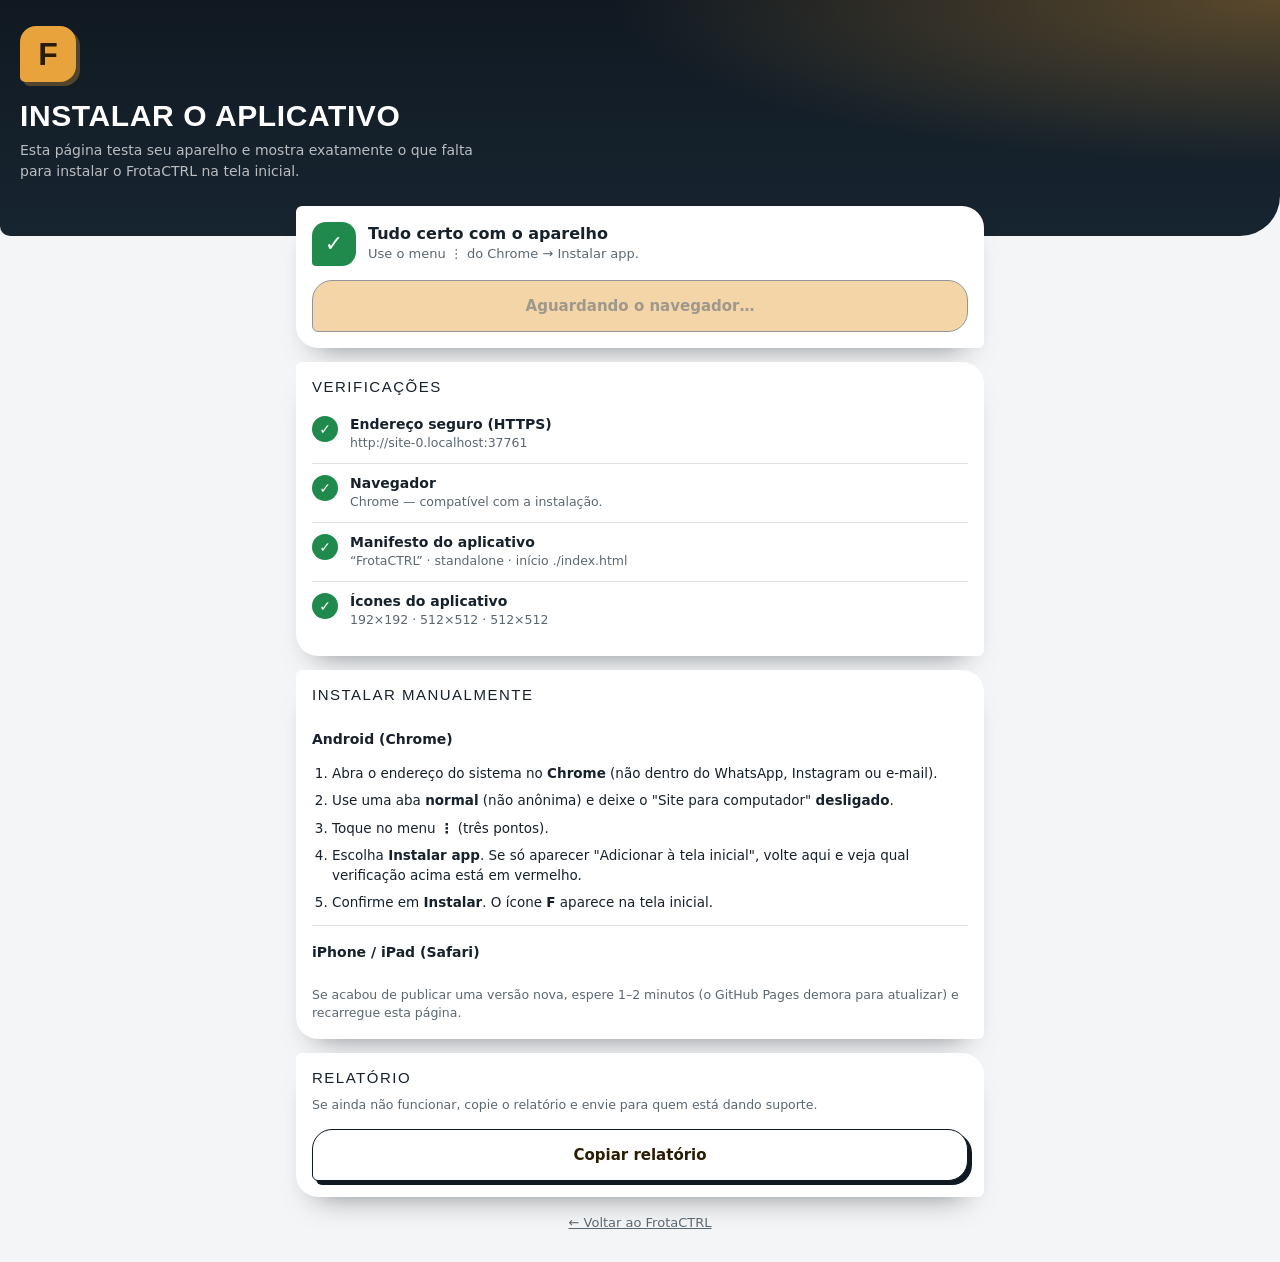
<file: instalar.html>
<!DOCTYPE html>
<html lang="pt-BR">
<head>
<meta charset="UTF-8" />
<meta name="viewport" content="width=device-width, initial-scale=1, viewport-fit=cover" />
<meta name="theme-color" content="#101922" />
<meta name="apple-mobile-web-app-capable" content="yes" />
<meta name="mobile-web-app-capable" content="yes" />
<link rel="manifest" href="manifest.webmanifest" />
<link rel="icon" type="image/png" sizes="32x32" href="favicon-32.png" />
<link rel="apple-touch-icon" href="apple-touch-icon.png" />
<title>FrotaCTRL — Instalar o aplicativo</title>
<style>
  :root{--dark:#101922;--accent:#E8A33D;--ink:#2B1C04;--bg:#F4F5F6;--ok:#1f8a4c;--erro:#c62828;--aviso:#b7791f;--borda:#dfe3e6;--txt:#17212b;--dim:#5b6770}
  *{box-sizing:border-box}
  html,body{margin:0;max-width:100%;overflow-x:clip;background:var(--bg);color:var(--txt);font-family:Inter,system-ui,-apple-system,"Segoe UI",sans-serif;-webkit-text-size-adjust:100%}
  body{padding-bottom:calc(32px + env(safe-area-inset-bottom))}
  p,li,span,strong,code,summary,h1,h2,h3{overflow-wrap:anywhere}
  .hero{background:radial-gradient(90% 120% at 100% 0%,rgba(232,163,61,.34),transparent 58%),linear-gradient(180deg,#101922,#172530);color:#fff;padding:calc(26px + env(safe-area-inset-top)) 20px 54px;border-radius:0 0 40px 10px}
  .logo{width:56px;height:56px;border-radius:16px 16px 16px 5px;background:var(--accent);color:var(--ink);display:grid;place-items:center;font:700 32px Oswald,"Arial Narrow",sans-serif;box-shadow:4px 4px 0 rgba(232,163,61,.3);margin-bottom:18px}
  h1{font:600 30px/1.05 Oswald,"Arial Narrow",sans-serif;text-transform:uppercase;letter-spacing:.02em;margin:0 0 8px}
  .hero p{margin:0;color:rgba(255,255,255,.7);font-size:14px;line-height:1.5;max-width:34em}
  main{padding:0 16px;max-width:720px;margin:-30px auto 0;position:relative}
  .card{background:#fff;border-radius:6px 22px 6px 22px;box-shadow:0 18px 30px -20px rgba(16,25,34,.55);padding:16px;margin-bottom:14px}
  .card h2{font:500 15px Oswald,"Arial Narrow",sans-serif;letter-spacing:.1em;text-transform:uppercase;margin:0 0 10px}
  .resumo{display:flex;gap:12px;align-items:center}
  .resumo__icone{flex:none;width:44px;height:44px;border-radius:14px 14px 14px 4px;display:grid;place-items:center;font-size:22px;font-weight:800;color:#fff;background:var(--dim)}
  .resumo--ok .resumo__icone{background:var(--ok)} .resumo--erro .resumo__icone{background:var(--erro)} .resumo--aviso .resumo__icone{background:var(--aviso)}
  .resumo strong{display:block;font-size:16px} .resumo span{font-size:13px;color:var(--dim);line-height:1.4}
  button.btn{width:100%;min-height:52px;border:1.5px solid var(--dark);border-radius:20px 20px 20px 6px;background:var(--accent);color:var(--ink);font:700 15px Inter,system-ui,sans-serif;box-shadow:4px 4px 0 var(--dark);margin-top:14px}
  button.btn:active{transform:translate(3px,3px);box-shadow:1px 1px 0 var(--dark)}
  button.btn[disabled]{opacity:.45;box-shadow:none}
  button.btn--sec{background:#fff}
  ul.checks{list-style:none;margin:0;padding:0}
  .check{display:flex;gap:12px;padding:11px 0;border-top:1px solid var(--borda)}
  .check:first-child{border-top:0}
  .check__ic{flex:none;width:26px;height:26px;border-radius:50%;display:grid;place-items:center;color:#fff;font-size:14px;font-weight:800;background:var(--dim)}
  .check--ok .check__ic{background:var(--ok)} .check--erro .check__ic{background:var(--erro)} .check--aviso .check__ic{background:var(--aviso)}
  .check strong{display:block;font-size:14px} .check span{display:block;font-size:12.5px;color:var(--dim);line-height:1.45;margin-top:2px}
  details{border-top:1px solid var(--borda);padding:10px 0} details:first-of-type{border-top:0}
  summary{font-weight:700;font-size:14px;cursor:pointer;min-height:32px;display:flex;align-items:center}
  ol{margin:8px 0 2px;padding-left:20px;display:grid;gap:7px;font-size:13.5px;line-height:1.5}
  .nota{font-size:12.5px;color:var(--dim);line-height:1.5;margin:8px 0 0}
  a.voltar{display:block;text-align:center;margin:18px 0 0;color:var(--dim);font-size:13px}
  code{background:#eef0f2;border-radius:6px;padding:1px 6px;font-size:12px}
</style>
</head>
<body>
<header class="hero">
  <div class="logo">F</div>
  <h1>Instalar o aplicativo</h1>
  <p>Esta página testa seu aparelho e mostra exatamente o que falta para instalar o FrotaCTRL na tela inicial.</p>
</header>
<main>
  <section class="card" id="resumo"><div class="resumo"><div class="resumo__icone">…</div><div><strong>Verificando…</strong><span>Aguarde alguns segundos.</span></div></div>
    <button class="btn" id="btn-instalar" disabled>Instalar agora</button>
  </section>

  <section class="card"><h2>Verificações</h2><ul class="checks" id="lista"></ul></section>

  <section class="card"><h2>Instalar manualmente</h2>
    <details id="det-android"><summary>Android (Chrome)</summary>
      <ol>
        <li>Abra o endereço do sistema no <strong>Chrome</strong> (não dentro do WhatsApp, Instagram ou e-mail).</li>
        <li>Use uma aba <strong>normal</strong> (não anônima) e deixe o "Site para computador" <strong>desligado</strong>.</li>
        <li>Toque no menu <strong>⋮</strong> (três pontos).</li>
        <li>Escolha <strong>Instalar app</strong>. Se só aparecer "Adicionar à tela inicial", volte aqui e veja qual verificação acima está em vermelho.</li>
        <li>Confirme em <strong>Instalar</strong>. O ícone <strong>F</strong> aparece na tela inicial.</li>
      </ol>
    </details>
    <details id="det-ios"><summary>iPhone / iPad (Safari)</summary>
      <ol>
        <li>Abra o endereço no <strong>Safari</strong>.</li>
        <li>Toque em <strong>Compartilhar</strong> (quadrado com seta para cima).</li>
        <li>Role e toque em <strong>Adicionar à Tela de Início</strong>.</li>
        <li>Toque em <strong>Adicionar</strong>.</li>
      </ol>
    </details>
    <p class="nota">Se acabou de publicar uma versão nova, espere 1–2 minutos (o GitHub Pages demora para atualizar) e recarregue esta página.</p>
  </section>

  <section class="card"><h2>Relatório</h2>
    <p class="nota" style="margin-top:0">Se ainda não funcionar, copie o relatório e envie para quem está dando suporte.</p>
    <button class="btn btn--sec" id="btn-copiar">Copiar relatório</button>
  </section>
  <a class="voltar" href="index.html">← Voltar ao FrotaCTRL</a>
</main>
<script src="instalar.js"></script>
</body>
</html>
</file>
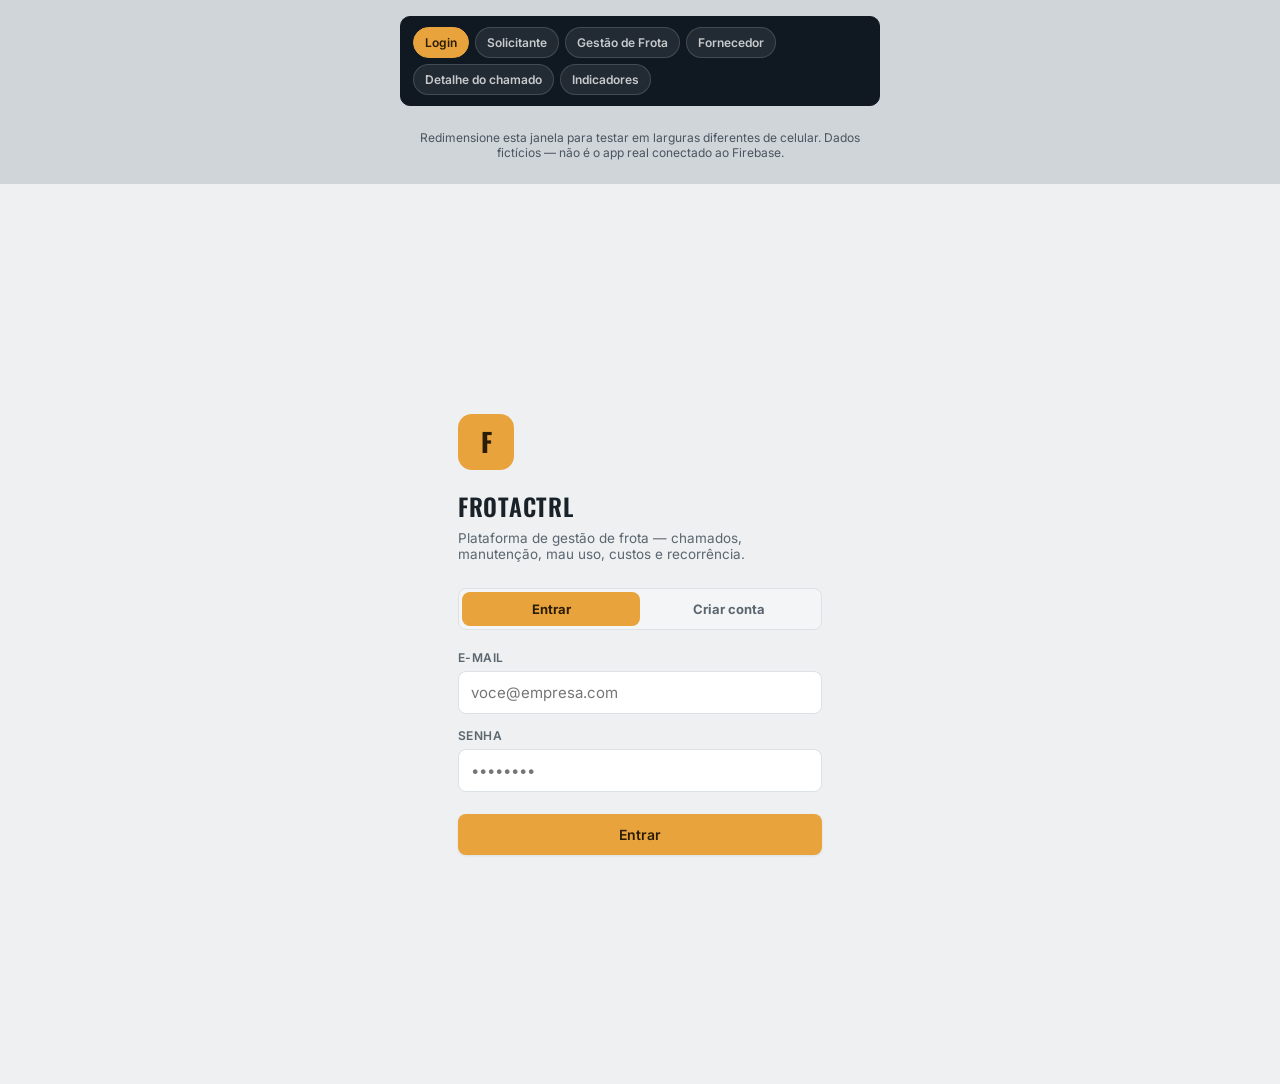
<file: mockup-visual.html>
<!DOCTYPE html>
<html lang="pt-BR">
<head>
<meta charset="UTF-8" />
<meta name="viewport" content="width=device-width, initial-scale=1" />
<title>FrotaCTRL — Mockup interativo</title>
<link rel="preconnect" href="https://fonts.googleapis.com">
<link href="https://fonts.googleapis.com/css2?family=Oswald:wght@500;600;700&family=Inter:wght@400;500;600;700&family=Roboto+Mono:wght@500;700&display=swap" rel="stylesheet">
<style>
/* ============================================================
   FrotaCTRL — estilos globais (identidade "pátio logístico")
   Paleta clara de operação industrial + menu lateral escuro estilo
   ERP, adaptada do guia de estilo de referência do projeto. Os
   NOMES de classe usados pelo HTML/JS não mudaram — só a pele
   visual. Mantém acento âmbar como cor de ação primária.
   ============================================================ */

:root {
  /* Paleta */
  --dark: #101922;          /* grafite cais — topbar / menu lateral */
  --dark-2: #19232e;
  --bg: #EEF0F1;             /* cinza concreto — fundo de página */
  --surface: #ffffff;        /* cartões */
  --surface-2: #F4F5F6;      /* campos de formulário, trilhos, linhas hover */
  --border: #DBE1E4;
  --border-light: #C9D0D4;

  --accent: #E8A33D;          /* âmbar de sinalização — ação primária */
  --accent-dark: #C6821F;
  --accent-ink: #2B1C04;
  --accent-tint: #FDF1DE;
  --accent-tint-ink: #A5680B;

  --blue: #2C6E8E;             /* aço contêiner — informativo */
  --blue-tint: #EAF2FB;
  --green: #2F9E64;            /* liberado / aprovado */
  --green-tint: #E4F5EC;
  --red: #D64545;              /* interdição / bloqueado */
  --red-tint: #FBE9E9;
  --muted: #7A8790;
  --muted-tint: #F0F1F2;

  --text: #1A2229;
  --text-dim: #5B6670;

  --radius: 12px;
  --radius-sm: 8px;

  --sombra-sm: 0 1px 3px rgba(16, 25, 34, 0.08);
  --sombra: 0 2px 10px rgba(16, 25, 34, 0.08);
  --sombra-md: 0 8px 24px rgba(16, 25, 34, 0.14);
  --sombra-lg: 0 16px 40px rgba(16, 25, 34, 0.22);
  --transicao: 150ms cubic-bezier(.4, 0, .2, 1);

  --font-display: "Oswald", "Arial Narrow", sans-serif;
  --font-body: "Inter", system-ui, -apple-system, sans-serif;
  --font-mono: "Roboto Mono", ui-monospace, monospace;
}

* { box-sizing: border-box; }

html, body {
  margin: 0;
  padding: 0;
  background: var(--bg);
  color: var(--text);
  font-family: var(--font-body);
  -webkit-tap-highlight-color: transparent;
  -webkit-font-smoothing: antialiased;
}

body {
  min-height: 100vh;
}
body.has-nav {
  padding-bottom: 78px; /* espaço pro menu — só em páginas que o exibem */
}

.shell {
  max-width: 480px;
  margin: 0 auto;
  min-height: 100vh;
  background: var(--bg);
  position: relative;
}

a { color: inherit; }

h1, h2, h3 {
  font-family: var(--font-display);
  text-transform: uppercase;
  letter-spacing: 0.03em;
  margin: 0;
  font-weight: 600;
}

::selection { background: var(--accent); color: var(--accent-ink); }

button, input, select, textarea {
  font-family: inherit;
  font-size: 15px;
}

button {
  cursor: pointer;
  border: none;
  border-radius: var(--radius-sm);
  transition: background var(--transicao), transform 80ms ease, box-shadow var(--transicao), opacity var(--transicao);
}
button:active { transform: scale(0.97); }
button:disabled { opacity: 0.5; cursor: not-allowed; }

.btn {
  display: inline-flex;
  align-items: center;
  justify-content: center;
  gap: 6px;
  padding: 12px 18px;
  font-weight: 600;
  font-size: 14px;
  width: 100%;
}
.btn--primary { background: var(--accent); color: var(--accent-ink); box-shadow: var(--sombra-sm); }
.btn--primary:hover:not(:disabled) { background: var(--accent-dark); box-shadow: var(--sombra); transform: translateY(-1px); }
.btn--secondary { background: var(--surface); color: var(--text); border: 1px solid var(--border-light); box-shadow: var(--sombra-sm); }
.btn--secondary:hover:not(:disabled) { background: var(--surface-2); border-color: var(--muted); }
.btn--danger { background: var(--red-tint); color: var(--red); border: 1px solid #f3c9c9; }
.btn--danger:hover:not(:disabled) { background: #f8dcdc; }
.btn--ghost { background: var(--surface-2); color: var(--accent-dark); border: 1px solid var(--border); }
.btn--ghost:hover:not(:disabled) { background: var(--accent-tint); border-color: var(--accent); }
.btn--sm { padding: 8px 12px; font-size: 13px; width: auto; }

input, select, textarea {
  width: 100%;
  background: var(--surface);
  border: 1px solid var(--border);
  color: var(--text);
  border-radius: var(--radius-sm);
  padding: 11px 12px;
}
input:focus, select:focus, textarea:focus {
  outline: none;
  border-color: var(--accent);
  box-shadow: 0 0 0 3px rgba(232, 163, 61, 0.22);
}
label {
  display: block;
  font-size: 12px;
  text-transform: uppercase;
  letter-spacing: 0.04em;
  color: var(--text-dim);
  margin: 14px 0 6px;
  font-weight: 600;
}
.field:first-child label { margin-top: 0; }
.grid-2 { display: grid; grid-template-columns: 1fr 1fr; gap: 0 10px; align-items: start; margin-top: 14px; }
.grid-2:first-child { margin-top: 0; }
.grid-2 > .field { display: flex; flex-direction: column; }
.grid-2 > .field label {
  min-height: 2.6em;
  margin-top: 0; /* as DUAS colunas partem da mesma altura — o espaço entre */
  display: flex;  /* linhas vem do margin-top do .grid-2 acima, não do label */
  align-items: flex-end;
}

/* ---------- Top bar (sempre escura, mesmo com conteúdo claro) ---------- */
.topbar {
  position: sticky;
  top: 0;
  z-index: 10;
  display: flex;
  align-items: center;
  justify-content: space-between;
  padding: 16px 18px;
  background: var(--dark);
  border-bottom: 3px solid var(--accent);
}
.topbar__brand {
  display: flex;
  align-items: center;
  gap: 9px;
}
.topbar__logo {
  width: 30px; height: 30px;
  background: var(--accent);
  border-radius: 6px;
  display: flex; align-items: center; justify-content: center;
  color: var(--accent-ink);
  font-family: var(--font-display);
  font-weight: 700;
  font-size: 15px;
}
.topbar__title { font-size: 16px; letter-spacing: 0.04em; color: #fff; }
.topbar__user {
  width: 34px; height: 34px;
  border-radius: 50%;
  background: rgba(255,255,255,0.1);
  border: 1px solid rgba(255,255,255,0.25);
  display: flex; align-items: center; justify-content: center;
  font-size: 12px; font-weight: 700;
  color: #fff;
}
.topbar__meta { display: none; }
.sidebar-brand { display: none; }
.topbar__meta-nome { font-size: 13px; font-weight: 600; color: #fff; }
.topbar__meta-perfil { font-size: 11.5px; color: rgba(255,255,255,0.6); }

/* ---------- Menu (barra inferior no mobile, coluna lateral no desktop) ---------- */
.bottomnav {
  position: fixed;
  bottom: 0; left: 0; right: 0;
  z-index: 20;
  max-width: 480px;
  margin: 0 auto;
  display: flex;
  background: var(--dark);
  border-top: 1px solid rgba(255,255,255,0.08);
  padding: 8px 6px calc(8px + env(safe-area-inset-bottom));
}
.navitem {
  flex: 1;
  display: flex; flex-direction: column; align-items: center; gap: 3px;
  background: transparent;
  color: rgba(255,255,255,0.6);
  padding: 6px 4px;
  font-size: 11px;
  font-weight: 600;
  text-transform: uppercase;
  letter-spacing: 0.03em;
  border-radius: var(--radius-sm);
}
.navitem svg { width: 20px; height: 20px; }
.navitem:hover { color: #fff; background: rgba(255,255,255,0.06); }
.navitem.active { color: #fff; background: rgba(255,255,255,0.1); }

/* ---------- Layout helpers ---------- */
.page { padding: 16px; }
.section-title {
  font-size: 12.5px;
  color: var(--text-dim);
  margin: 26px 0 12px;
  padding-bottom: 8px;
  border-bottom: 1px solid var(--border);
  display: flex;
  align-items: center;
  justify-content: space-between;
  font-weight: 700;
  text-transform: uppercase;
  letter-spacing: 0.05em;
}
.section-title span:first-child {
  display: flex;
  align-items: center;
  gap: 8px;
}
.section-title span:first-child::before {
  content: "";
  width: 3px;
  height: 13px;
  background: var(--accent);
  border-radius: 2px;
  display: inline-block;
}
.section-title:first-child { margin-top: 4px; }

/* ---------- Cards de resumo (dashboard) ---------- */
.stats-grid {
  display: grid;
  grid-template-columns: 1fr 1fr;
  gap: 10px;
}
.stat-card {
  background: var(--surface);
  border: 1px solid var(--border);
  border-radius: var(--radius);
  box-shadow: var(--sombra-sm);
  padding: 14px;
}
.stat-card__value {
  font-family: var(--font-mono);
  font-size: 21px;
  font-weight: 700;
  color: var(--accent-dark);
}
.stat-card__label {
  font-size: 11px;
  color: var(--text-dim);
  text-transform: uppercase;
  letter-spacing: 0.03em;
  margin-top: 4px;
  font-weight: 600;
}

/* ---------- Placa de identificação da máquina ---------- */
.machine-plate {
  background: var(--surface);
  border: 1px solid var(--border);
  border-radius: var(--radius);
  box-shadow: var(--sombra-sm);
  padding: 14px 14px 12px;
  margin-bottom: 12px;
  position: relative;
  overflow: hidden;
}
.machine-plate::before {
  content: "";
  position: absolute;
  left: 0; top: 0; bottom: 0;
  width: 4px;
  background: var(--accent);
}
.machine-plate__head {
  display: flex;
  justify-content: space-between;
  align-items: flex-start;
  gap: 8px;
}
.machine-plate__id {
  font-family: var(--font-mono);
  font-size: 11px;
  color: var(--text-dim);
  letter-spacing: 0.05em;
}
.machine-plate__model {
  font-family: var(--font-display);
  font-size: 17px;
  text-transform: uppercase;
  margin-top: 2px;
  color: var(--text);
}
/* Mostrador estilo LCD — mantido escuro de propósito mesmo no tema claro,
   como um visor digital físico embutido no cartão */
.hourmeter {
  background: #0c1912;
  border: 1px solid #1e3a28;
  border-radius: var(--radius-sm);
  padding: 6px 10px;
  text-align: right;
  min-width: 92px;
}
.hourmeter__value {
  font-family: var(--font-mono);
  font-weight: 700;
  font-size: 17px;
  color: #7cffb2;
  text-shadow: 0 0 8px rgba(124,255,178,0.35);
}
.hourmeter__label {
  font-size: 9px;
  color: #4f8f68;
  text-transform: uppercase;
  letter-spacing: 0.06em;
}
.machine-plate__footer {
  display: flex;
  justify-content: space-between;
  align-items: center;
  margin-top: 12px;
}

/* ---------- Badges de status (fundo suave + texto saturado, como
   sinalização de doca — pendente/aprovado/recusado) ---------- */
.badge {
  display: inline-flex;
  align-items: center;
  gap: 5px;
  font-family: var(--font-mono);
  font-size: 11px;
  font-weight: 700;
  text-transform: uppercase;
  letter-spacing: 0.03em;
  padding: 4px 9px 4px 8px;
  border-radius: 4px;
  border-left: 3px solid currentColor;
}
.badge--amber { background: var(--accent-tint); color: var(--accent-tint-ink); }
.badge--blue { background: var(--blue-tint); color: var(--blue); }
.badge--green { background: var(--green-tint); color: var(--green); }
.badge--red { background: var(--red-tint); color: var(--red); }
.badge--muted { background: var(--muted-tint); color: var(--text-dim); }

.chip {
  display: inline-block;
  font-size: 10.5px;
  font-weight: 700;
  padding: 3px 7px;
  border-radius: 5px;
  text-transform: uppercase;
  letter-spacing: 0.03em;
}
.chip--P1 { background: var(--red-tint); color: var(--red); }
.chip--P2 { background: var(--accent-tint); color: var(--accent-tint-ink); }
.chip--P3 { background: var(--muted-tint); color: var(--text-dim); }

/* ---------- Cards de chamado ---------- */
.ticket-card {
  background: var(--surface);
  border: 1px solid var(--border);
  border-radius: var(--radius);
  box-shadow: var(--sombra-sm);
  padding: 14px;
  margin-bottom: 10px;
  display: block;
  text-decoration: none;
  color: var(--text);
  transition: box-shadow var(--transicao), transform var(--transicao), border-color var(--transicao);
}
a.ticket-card { position: relative; padding-right: 36px; cursor: pointer; }
a.ticket-card::after {
  content: "›";
  position: absolute;
  right: 14px; top: 50%;
  transform: translateY(-50%);
  font-size: 24px;
  line-height: 1;
  color: var(--border-light);
  font-family: var(--font-display);
}
a.ticket-card:hover { box-shadow: var(--sombra); transform: translateY(-1px); border-color: var(--accent); }
a.ticket-card:hover::after { color: var(--accent-dark); }
.ticket-card__top {
  display: flex;
  justify-content: space-between;
  align-items: center;
  margin-bottom: 6px;
  gap: 8px;
}
.ticket-card__title {
  font-weight: 700;
  font-size: 14px;
}
.ticket-card__meta {
  font-size: 12px;
  color: var(--text-dim);
  margin-top: 4px;
  display: flex;
  gap: 10px;
  flex-wrap: wrap;
}

/* ---------- Timeline ---------- */
.timeline { margin-top: 6px; }
.timeline-item {
  display: flex;
  gap: 12px;
  padding-bottom: 18px;
  position: relative;
}
.timeline-item:not(:last-child)::before {
  content: "";
  position: absolute;
  left: 5px; top: 14px; bottom: 0;
  width: 1px;
  background: var(--border);
}
.timeline-item__dot {
  width: 11px; height: 11px;
  border-radius: 50%;
  background: var(--accent);
  margin-top: 3px;
  flex-shrink: 0;
  box-shadow: 0 0 0 3px var(--accent-tint);
}
.timeline-item__body { flex: 1; }
.timeline-item__status { font-weight: 700; font-size: 13.5px; }
.timeline-item__time { font-size: 11.5px; color: var(--text-dim); margin-top: 1px; }
.timeline-item__obs { font-size: 13px; color: var(--text-dim); margin-top: 4px; }

/* ---------- Empty state ---------- */
.empty {
  text-align: center;
  padding: 40px 20px;
  color: var(--text-dim);
}
.empty__icon { font-size: 30px; margin-bottom: 8px; }
.empty__title { font-weight: 700; color: var(--text); margin-bottom: 4px; }
.empty__text { font-size: 13px; }

/* ---------- Modal / sheet ---------- */
.overlay {
  position: fixed; inset: 0;
  background: rgba(16, 25, 34, 0.55);
  z-index: 30;
  display: flex;
  align-items: flex-end;
  justify-content: center;
}
.overlay.hidden { display: none; }
.sheet {
  width: 100%;
  max-width: 480px;
  max-height: 88vh;
  overflow-y: auto;
  background: var(--surface);
  border-radius: 18px 18px 0 0;
  padding: 18px 18px calc(24px + env(safe-area-inset-bottom));
  border-top: 4px solid var(--accent);
  box-shadow: var(--sombra-lg);
}
.sheet__handle {
  width: 36px; height: 4px;
  background: var(--border-light);
  border-radius: 4px;
  margin: 0 auto 14px;
}
.sheet__header {
  display: flex;
  justify-content: space-between;
  align-items: center;
  margin-bottom: 4px;
}
.close-x {
  background: var(--surface-2);
  color: var(--text-dim);
  width: 30px; height: 30px;
  border-radius: 50%;
  font-size: 16px;
  line-height: 1;
}
.close-x:hover { background: var(--border); }

/* ---------- Fotos ---------- */
.photo-grid {
  display: grid;
  grid-template-columns: repeat(3, 1fr);
  gap: 8px;
  margin-top: 8px;
}
.photo-grid img {
  width: 100%; aspect-ratio: 1;
  object-fit: cover;
  border-radius: var(--radius-sm);
  border: 1px solid var(--border);
}
.file-drop {
  border: 1.5px dashed var(--border-light);
  border-radius: var(--radius-sm);
  padding: 16px;
  text-align: center;
  color: var(--text-dim);
  font-size: 13px;
}

/* ---------- Auth (index.html) ---------- */
.auth-wrap {
  min-height: 100vh;
  display: flex;
  flex-direction: column;
  justify-content: center;
  padding: 28px;
}
.auth-logo {
  width: 56px; height: 56px;
  background: var(--accent);
  border-radius: 14px;
  display: flex; align-items: center; justify-content: center;
  color: var(--accent-ink);
  font-family: var(--font-display);
  font-size: 26px;
  font-weight: 700;
  margin-bottom: 18px;
}
.auth-title { font-size: 24px; color: var(--text); }
.auth-sub { color: var(--text-dim); font-size: 13.5px; margin-top: 6px; margin-bottom: 26px; }
.auth-toggle {
  display: flex;
  background: var(--surface-2);
  border-radius: var(--radius-sm);
  padding: 3px;
  margin-bottom: 20px;
  border: 1px solid var(--border);
}
.auth-toggle button {
  flex: 1;
  background: transparent;
  color: var(--text-dim);
  padding: 9px;
  font-weight: 700;
  font-size: 13px;
}
.auth-toggle button.active { background: var(--accent); color: var(--accent-ink); }
.tipo-choice { display: flex; gap: 10px; }
.tipo-choice label {
  flex: 1;
  border: 1px solid var(--border);
  border-radius: var(--radius-sm);
  padding: 12px 8px;
  text-align: center;
  text-transform: none;
  letter-spacing: 0;
  font-size: 13px;
  color: var(--text-dim);
  cursor: pointer;
  background: var(--surface);
}
.tipo-choice input { display: none; }
.tipo-choice input:checked + span { color: var(--accent-dark); }
.error-msg {
  background: var(--red-tint);
  border: 1px solid #f3c9c9;
  color: var(--red);
  font-size: 13px;
  padding: 10px 12px;
  border-radius: var(--radius-sm);
  margin-top: 14px;
  display: none;
}
.error-msg.show { display: block; }

.loading-screen {
  position: fixed; inset: 0;
  background: var(--dark);
  display: flex; align-items: center; justify-content: center;
  color: rgba(255,255,255,0.7);
  font-size: 13px;
  z-index: 50;
}

.spacer-fab {
  position: fixed;
  bottom: 92px;
  right: 20px;
  max-width: 480px;
  z-index: 15;
}
.fab {
  width: 54px; height: 54px;
  border-radius: 50%;
  background: var(--accent);
  color: var(--accent-ink);
  font-size: 26px;
  font-weight: 700;
  box-shadow: var(--sombra-lg);
}
.fab:hover { background: var(--accent-dark); }

.divider { height: 1px; background: var(--border); margin: 16px 0; }

.kv-row {
  display: flex;
  justify-content: space-between;
  padding: 9px 0;
  border-bottom: 1px solid var(--border);
  font-size: 13.5px;
}
.kv-row__k { color: var(--text-dim); }
.kv-row:last-child { border-bottom: none; }

textarea { min-height: 90px; resize: vertical; }

/* ---------- v2 — abas, listas administrativas, barras de dashboard ---------- */
.tabs {
  display: flex;
  gap: 4px;
  border-bottom: 2px solid var(--border);
  margin-bottom: 16px;
  overflow-x: auto;
  overflow-y: hidden;
}
.tabs button {
  flex-shrink: 0;
  white-space: nowrap;
  background: transparent;
  color: var(--text-dim);
  padding: 10px 16px;
  font-size: 12.5px;
  font-weight: 700;
  text-transform: uppercase;
  letter-spacing: 0.02em;
  font-family: var(--font-display);
  border-bottom: 3px solid transparent;
  border-radius: 0;
  margin-bottom: -2px;
}
.tabs button.active { color: var(--accent-dark); border-bottom-color: var(--accent); }

.list-row {
  display: flex;
  justify-content: space-between;
  align-items: center;
  gap: 10px;
  background: var(--surface);
  border: 1px solid var(--border);
  border-radius: var(--radius-sm);
  padding: 12px;
  margin-bottom: 8px;
}
.list-row__title { font-weight: 700; font-size: 13.5px; }
.list-row__sub { font-size: 12px; color: var(--text-dim); margin-top: 2px; }

.bar-row { margin-bottom: 12px; }
.bar-row__label {
  display: flex; justify-content: space-between;
  font-size: 12.5px; margin-bottom: 5px; color: var(--text-dim);
}
.bar-row__label strong { color: var(--text); font-family: var(--font-mono); }
.bar-track {
  height: 8px;
  background: var(--surface-2);
  border: 1px solid var(--border);
  border-radius: 4px;
  overflow: hidden;
}
.bar-fill {
  height: 100%;
  background: var(--accent);
  border-radius: 4px;
  transition: width .25s ease;
}
.bar-fill--red { background: var(--red); }
.bar-fill--blue { background: var(--blue); }
.bar-fill--green { background: var(--green); }

.pill-group { display: flex; gap: 6px; flex-wrap: wrap; margin-bottom: 4px; }
.pill {
  font-size: 11.5px;
  padding: 5px 10px;
  border-radius: 100px;
  background: var(--surface-2);
  border: 1px solid var(--border);
  color: var(--text-dim);
  cursor: pointer;
}
.pill.active { background: var(--accent); color: var(--accent-ink); border-color: var(--accent); }

.callout {
  background: var(--blue-tint);
  border: 1px solid #cfe2ff;
  border-left: 3px solid var(--blue);
  border-radius: var(--radius-sm);
  padding: 12px 14px;
  font-size: 13px;
  color: #234a63;
  margin-bottom: 14px;
}
.callout--red { border-left-color: var(--red); background: var(--red-tint); color: #7a2727; }
.callout--green { border-left-color: var(--green); background: var(--green-tint); color: #1d5c3c; }

.small-btn-row { display: flex; gap: 8px; flex-wrap: wrap; margin-top: 10px; }

/* ---------- Foco visível (acessibilidade) ---------- */
button:focus-visible,
.navitem:focus-visible,
.tabs button:focus-visible {
  outline: 2px solid var(--accent);
  outline-offset: 2px;
}

@media (prefers-reduced-motion: reduce) {
  *, *::before, *::after {
    animation-duration: 0.001ms !important;
    transition-duration: 0.001ms !important;
  }
}

/* ============================================================
   Layout desktop — sidebar escura fixa + conteúdo claro usando a
   largura disponível da tela.
   ============================================================ */
@media (min-width: 900px) {
  body.has-nav { padding-bottom: 0; }

  .shell { max-width: none; margin: 0; }

  /* Menu lateral: fixo de verdade (position:fixed), não rola com a
     página — sempre visível, do jeito que foi pedido. */
  .shell.shell--nav > .bottomnav {
    position: fixed;
    top: 0; left: 0; right: auto; bottom: 0;
    z-index: 40;
    width: 264px;
    max-width: none;
    margin: 0;
  }
  .shell.shell--nav > .topbar { margin-left: 264px; }
  .shell.shell--nav > .page { margin-left: 264px; max-width: 1240px; }

  .topbar { padding: 16px 32px; justify-content: flex-start; }
  .topbar__brand { display: none; } /* a marca já aparece no topo do menu lateral */
  .topbar__meta { display: flex; flex-direction: column; align-items: flex-end; margin-left: auto; margin-right: 12px; }

  .page { padding: 28px 36px 48px; }

  .bottomnav {
    flex-direction: column;
    align-items: stretch;
    justify-content: flex-start;
    gap: 2px;
    padding: 0 14px 20px;
    border-top: none;
    border-right: 1px solid rgba(255,255,255,0.08);
    background: var(--dark);
    overflow-y: auto;
  }
  .sidebar-brand {
    display: flex;
    align-items: center;
    gap: 10px;
    padding: 22px 10px 20px;
    margin-bottom: 6px;
    border-bottom: 1px solid rgba(255,255,255,0.08);
  }
  .sidebar-brand__title { font-family: var(--font-display); font-size: 15px; letter-spacing: 0.03em; color: #fff; font-weight: 600; }

  .navitem {
    flex: 0 0 auto;
    flex-direction: row;
    justify-content: flex-start;
    gap: 12px;
    padding: 11px 14px;
    border-radius: 8px;
    font-size: 13.5px;
    font-weight: 600;
    text-transform: none;
    letter-spacing: 0;
    color: rgba(255,255,255,0.62);
  }
  .navitem {
    flex: 0 0 auto;
    flex-direction: row;
    justify-content: flex-start;
    gap: 12px;
    padding: 10px 14px 10px 11px;
    border-radius: 8px;
    border-left: 3px solid transparent;
    font-size: 13.5px;
    font-weight: 600;
    text-transform: none;
    letter-spacing: 0;
    color: rgba(255,255,255,0.62);
  }
  .navitem svg { width: 18px; height: 18px; flex-shrink: 0; }
  .navitem:hover { background: rgba(255,255,255,0.06); color: #fff; }
  .navitem.active {
    background: rgba(255,255,255,0.09);
    border-left-color: var(--accent);
    color: #fff;
    font-weight: 700;
  }
  /* Item "Perfil" fica sempre visualmente separado dos itens de trabalho */
  .navitem[data-view="perfil"] { margin-top: 10px; padding-top: 11px; border-top: 1px solid rgba(255,255,255,0.08); }

  .spacer-fab { position: fixed; left: auto; right: 36px; bottom: 32px; max-width: none; }

  .stats-grid { grid-template-columns: repeat(4, 1fr); }
  .card-list {
    display: grid;
    grid-template-columns: repeat(auto-fill, minmax(340px, 1fr));
    gap: 14px;
    align-items: start;
  }
  .card-list > .ticket-card,
  .card-list > .machine-plate { margin-bottom: 0; }

  .overlay { align-items: center; padding: 24px; background: rgba(16, 25, 34, 0.6); }
  .sheet {
    max-width: 640px;
    width: 90vw;
    border-radius: 14px;
    max-height: 85vh;
    border-top: 4px solid var(--accent);
  }
  #overlay-equip .sheet { max-width: 760px; }

  .auth-wrap {
    max-width: 420px;
    margin: 0 auto;
    align-self: center;
    width: 100%;
  }
}

@media (min-width: 1280px) {
  .shell.shell--nav > .page { max-width: 1360px; }
  .card-list { grid-template-columns: repeat(auto-fill, minmax(380px, 1fr)); }
}

/* ============================================================
   Login — layout dividido (painel de marca + formulário)
   ============================================================ */
.auth-shell { min-height: 100vh; display: flex; }
.auth-brand {
  flex: 1 1 44%;
  display: none;
  flex-direction: column;
  justify-content: center;
  gap: 26px;
  padding: 56px 48px;
  background: linear-gradient(160deg, var(--dark), #24455a 120%);
  color: #fff;
  position: relative;
  overflow: hidden;
}
.auth-brand::after {
  content: "";
  position: absolute;
  inset: 0;
  background:
    radial-gradient(circle at 12% 12%, rgba(255,255,255,0.08), transparent 45%),
    radial-gradient(circle at 88% 88%, rgba(232,163,61,0.14), transparent 42%);
  pointer-events: none;
}
.auth-brand > * { position: relative; z-index: 1; }
.auth-brand-logo {
  display: flex; align-items: center; gap: 10px;
  font-family: var(--font-display); font-weight: 700; font-size: 1.05rem;
  letter-spacing: 0.03em; text-transform: uppercase;
}
.auth-brand-titulo {
  font-family: var(--font-display); font-size: 2rem; font-weight: 600;
  line-height: 1.28; max-width: 420px; text-transform: none; letter-spacing: normal;
}
.auth-brand-subtitulo { font-size: 0.92rem; opacity: 0.82; max-width: 380px; line-height: 1.65; }
.auth-brand-lista { display: flex; flex-direction: column; gap: 16px; margin-top: 6px; }
.auth-brand-item { display: flex; align-items: flex-start; gap: 12px; font-size: 0.87rem; opacity: 0.94; line-height: 1.4; }
.auth-brand-item .dot { flex-shrink: 0; margin-top: 5px; width: 6px; height: 6px; border-radius: 50%; background: var(--accent); }

.auth-form-side {
  flex: 1 1 56%;
  display: flex;
  align-items: center;
  justify-content: center;
  padding: 32px 20px;
  background: var(--bg);
}

@media (min-width: 900px) {
  .auth-brand { display: flex; }
  .auth-form-side .auth-wrap { min-height: auto; }
}

/* ---------- Indicador de progresso (bolinhas por etapa) ---------- */
.stepper {
  display: flex;
  align-items: flex-start;
  gap: 4px;
  margin: 8px 0;
}
.stepper__item {
  flex: 1;
  display: flex;
  flex-direction: column;
  align-items: center;
  gap: 5px;
  position: relative;
}
.stepper__item:not(:last-child)::after {
  content: "";
  position: absolute;
  top: 5px;
  left: 55%;
  width: 90%;
  height: 2px;
  background: var(--border);
  z-index: 0;
}
.stepper__dot {
  width: 12px; height: 12px;
  border-radius: 50%;
  background: var(--border);
  border: 2px solid var(--surface);
  box-shadow: 0 0 0 1px var(--border);
  z-index: 1;
}
.stepper__dot--verde { background: var(--green); box-shadow: 0 0 0 1px var(--green); }
.stepper__dot--amarelo { background: var(--accent); box-shadow: 0 0 0 1px var(--accent); }
.stepper__dot--cinza { background: var(--surface-2); box-shadow: 0 0 0 1px var(--border); }
.stepper__dot--vermelho { background: var(--red); box-shadow: 0 0 0 1px var(--red); }
.stepper__label {
  font-size: 9.5px;
  color: var(--text-dim);
  text-align: center;
  text-transform: uppercase;
  letter-spacing: 0.02em;
  line-height: 1.2;
}
.stepper--compact { margin: 6px 0 2px; }
.stepper--compact .stepper__item { gap: 0; }

/* --- extras exclusivos do mockup (não fazem parte do app real) --- */
html, body { background: #cfd5d8; }
.mockup-toolbar {
  max-width: 480px; margin: 0 auto 14px; padding: 10px 12px;
  background: #101922; border: 1px solid #101922; border-radius: 10px;
  display: flex; gap: 6px; flex-wrap: wrap; font-family: 'Inter', sans-serif;
}
.mockup-toolbar button {
  background: rgba(255,255,255,0.08); color: rgba(255,255,255,0.75); border: 1px solid rgba(255,255,255,0.15);
  padding: 7px 11px; border-radius: 100px; font-size: 12px; font-weight: 600; cursor: pointer;
}
.mockup-toolbar button.active { background: #E8A33D; color: #2b1c04; border-color: #E8A33D; }
.mockup-note {
  max-width: 480px; margin: 0 auto 14px; padding: 10px 12px; font-family: 'Inter', sans-serif;
  font-size: 12px; color: #4b5560; text-align: center;
}
.screen { display: none; }
.screen.active { display: block; }
</style>
</head>
<body class="has-nav" style="padding-top:16px;">

<div class="mockup-toolbar">
  <button data-screen="login" class="active">Login</button>
  <button data-screen="solicitante">Solicitante</button>
  <button data-screen="gestao">Gestão de Frota</button>
  <button data-screen="fornecedor">Fornecedor</button>
  <button data-screen="chamado">Detalhe do chamado</button>
  <button data-screen="dashboard">Indicadores</button>
</div>
<div class="mockup-note">Redimensione esta janela para testar em larguras diferentes de celular. Dados fictícios — não é o app real conectado ao Firebase.</div>

<div id="screen-login" class="screen active">
  <div class="shell">
    <div class="auth-wrap">
      <div class="auth-logo">F</div>
      <h1 class="auth-title">FrotaCTRL</h1>
      <p class="auth-sub">Plataforma de gestão de frota — chamados, manutenção, mau uso, custos e recorrência.</p>
      <div class="auth-toggle"><button type="button" class="active">Entrar</button><button type="button">Criar conta</button></div>
      <form>
        <div class="field"><label>E-mail</label><input type="email" placeholder="voce@empresa.com" /></div>
        <div class="field"><label>Senha</label><input type="password" placeholder="••••••••" /></div>
        <button type="button" class="btn btn--primary" style="margin-top:22px;">Entrar</button>
      </form>
    </div>
  </div>
</div>

<div id="screen-solicitante" class="screen">
  <div class="shell shell--nav">
    <div class="topbar">
      <div class="topbar__brand"><div class="topbar__logo">F</div><div class="topbar__title">FrotaCTRL</div></div>
      <div class="topbar__user">JP</div>
    </div>
    <div class="page">
      <div class="stats-grid">
        <div class="stat-card"><div class="stat-card__value">2</div><div class="stat-card__label">Em aberto</div></div>
        <div class="stat-card"><div class="stat-card__value">14</div><div class="stat-card__label">Concluídos</div></div>
      </div>
      <div class="section-title"><span>Meus chamados</span></div>
      <a class="ticket-card" href="#" onclick="return false;">
        <div class="ticket-card__top"><div class="ticket-card__title">CH-2026-00042 — EMP-014</div><span class="badge badge--amber">Aguardando validação (Manutenção Magius)</span></div>
        <div style="font-size:13px; color:var(--text-dim);">Garfo esquerdo entortado após colisão com estrutura da prateleira.</div>
        <div class="ticket-card__meta"><span>Impacto / Colisão</span><span>Aberto em 28/08 09:14</span></div>
      </a>
      <a class="ticket-card" href="#" onclick="return false;">
        <div class="ticket-card__top"><div class="ticket-card__title">CH-2026-00039 — EMP-007</div><span class="badge badge--blue">Em manutenção</span></div>
        <div style="font-size:13px; color:var(--text-dim);">Ruído anormal na direção hidráulica.</div>
        <div class="ticket-card__meta"><span>Direção</span><span>Aberto em 24/08 15:02</span></div>
      </a>
    </div>
    <div class="spacer-fab"><button class="fab">+</button></div>
    <div class="bottomnav">
      <div class="sidebar-brand"><div class="topbar__logo">F</div><div class="sidebar-brand__title">FrotaCTRL</div></div>
      <button class="navitem active">Chamados</button>
      <button class="navitem">Perfil</button>
    </div>
  </div>
</div>

<div id="screen-gestao" class="screen">
  <div class="shell shell--nav">
    <div class="topbar">
      <div class="topbar__brand"><div class="topbar__logo">F</div><div class="topbar__title">FrotaCTRL</div></div>
      <div class="topbar__user">GF</div>
    </div>
    <div class="page">
      <div class="stats-grid">
        <div class="stat-card"><div class="stat-card__value">5</div><div class="stat-card__label">Pendentes comigo</div></div>
        <div class="stat-card"><div class="stat-card__value">11</div><div class="stat-card__label">Chamados ativos</div></div>
        <div class="stat-card"><div class="stat-card__value">2</div><div class="stat-card__label">Equipamentos parados</div></div>
        <div class="stat-card"><div class="stat-card__value">9</div><div class="stat-card__label">Concluídos no mês</div></div>
      </div>
      <div class="section-title"><span>Pendências da Gestão de Frota</span></div>
      <div class="ticket-card">
        <div class="ticket-card__top"><div class="ticket-card__title">CH-2026-00044 — EMP-002</div><span class="badge badge--muted">Registrado</span></div>
        <div style="font-size:13px; color:var(--text-dim);">Vazamento de óleo hidráulico na base do mastro.</div>
        <div class="ticket-card__meta"><span>Planta A / Expedição</span><span class="chip chip--P1">P1</span></div>
        <div class="small-btn-row"><button class="btn btn--secondary btn--sm">Ver detalhes</button><button class="btn btn--primary btn--sm">Iniciar triagem</button></div>
      </div>
      <div class="ticket-card">
        <div class="ticket-card__top"><div class="ticket-card__title">CH-2026-00041 — EMP-009</div><span class="badge badge--red">Mau uso contestado</span></div>
        <div style="font-size:13px; color:var(--text-dim);">Fornecedor apontou impacto por operação inadequada; parecer interno discordou.</div>
        <div class="ticket-card__meta"><span>Planta B / Linha 2</span><span class="chip chip--P2">P2</span></div>
        <div class="small-btn-row"><button class="btn btn--secondary btn--sm">Reabrir avaliação</button><button class="btn btn--primary btn--sm">Aceitar contestação</button></div>
      </div>
    </div>
    <div class="bottomnav">
      <div class="sidebar-brand"><div class="topbar__logo">F</div><div class="sidebar-brand__title">FrotaCTRL</div></div>
      <button class="navitem active">Fila</button>
      <button class="navitem">Frota</button>
      <button class="navitem">Chamados</button>
      <button class="navitem">Perfil</button>
    </div>
  </div>
</div>

<div id="screen-fornecedor" class="screen">
  <div class="shell shell--nav">
    <div class="topbar">
      <div class="topbar__brand"><div class="topbar__logo">F</div><div class="topbar__title">FrotaCTRL</div></div>
      <div class="topbar__user">MT</div>
    </div>
    <div class="page">
      <div class="stats-grid">
        <div class="stat-card"><div class="stat-card__value">3</div><div class="stat-card__label">Ativos</div></div>
        <div class="stat-card"><div class="stat-card__value">27</div><div class="stat-card__label">Concluídos</div></div>
      </div>
      <div class="section-title"><span>Meus chamados ativos</span></div>
      <div class="ticket-card">
        <div class="ticket-card__top"><div class="ticket-card__title">CH-2026-00039 — EMP-007</div><span class="badge badge--blue">Em manutenção</span></div>
        <div style="font-size:13px; color:var(--text-dim);">Ruído anormal na direção hidráulica.</div>
        <div class="ticket-card__meta"><span>Planta A / Setor 3</span><span class="chip chip--P2">P2</span></div>
        <div class="small-btn-row"><button class="btn btn--secondary btn--sm">Ver detalhes</button><button class="btn btn--primary btn--sm">Iniciar teste</button></div>
      </div>
      <div class="ticket-card">
        <div class="ticket-card__top"><div class="ticket-card__title">CH-2026-00042 — EMP-014</div><span class="badge badge--amber">Aguardando validação</span></div>
        <div style="font-size:13px; color:var(--text-dim);">Diagnóstico enviado — indicado como possível mau uso.</div>
        <div class="ticket-card__meta"><span>Planta A / Expedição</span><span class="chip chip--P1">P1</span></div>
        <div class="small-btn-row"><button class="btn btn--secondary btn--sm">Ver detalhes</button></div>
      </div>
    </div>
    <div class="bottomnav">
      <div class="sidebar-brand"><div class="topbar__logo">F</div><div class="sidebar-brand__title">FrotaCTRL</div></div>
      <button class="navitem active">Ativos</button>
      <button class="navitem">Histórico</button>
      <button class="navitem">Perfil</button>
    </div>
  </div>
</div>

<div id="screen-chamado" class="screen">
  <div class="shell">
    <div class="topbar"><button class="btn btn--ghost btn--sm" style="width:auto;">← Voltar</button><div class="topbar__user">GF</div></div>
    <div class="page">
      <div class="machine-plate">
        <div class="machine-plate__head">
          <div><div class="machine-plate__id">CH-2026-00042 · EMP-014</div><div class="machine-plate__model">Empilhadeira Hyster H2.5</div></div>
          <div class="hourmeter"><div class="hourmeter__value">3.482h</div><div class="hourmeter__label">Horímetro</div></div>
        </div>
        <div class="pill-group" style="margin-top:8px;"><span class="badge badge--amber">Aguardando validação (Manutenção Magius)</span><span class="chip chip--P1">P1</span></div>
        <div style="font-size:12px; color:var(--text-dim); margin-top:8px;">Planta A / Expedição · Aberto em 28/08 09:14 por João Pereira</div>
      </div>
      <div class="stats-grid" style="margin-top:4px;">
        <div class="stat-card"><div class="stat-card__value">42min</div><div class="stat-card__label">Até acionar fornecedor</div></div>
        <div class="stat-card" style="grid-column: 1 / -1;"><div class="stat-card__value">1d 6h</div><div class="stat-card__label">Tempo total parado (registro → agora)</div></div>
      </div>
      <div class="section-title"><span>Financeiro</span></div>
      <div class="kv-row"><span class="kv-row__k">Apresentado</span><span>R$ 2.850,00</span></div>
      <div class="kv-row"><span class="kv-row__k">Validado</span><span>—</span></div>
      <div class="kv-row"><span class="kv-row__k">Aprovado / comprometido</span><span>—</span></div>
      <div class="section-title"><span>Linha do tempo</span></div>
      <div class="timeline">
        <div class="timeline-item"><div class="timeline-item__dot"></div><div class="timeline-item__body"><div class="timeline-item__status">Registrado</div><div class="timeline-item__time">28/08 09:14 · João Pereira (Solicitante)</div><div class="timeline-item__obs">Chamado registrado pelo solicitante</div></div></div>
        <div class="timeline-item"><div class="timeline-item__dot"></div><div class="timeline-item__body"><div class="timeline-item__status">Fornecedor acionado</div><div class="timeline-item__time">28/08 09:56 · Carla Reis (Gestão de Frota)</div><div class="timeline-item__obs">Fornecedor Manutec acionado</div></div></div>
        <div class="timeline-item"><div class="timeline-item__dot"></div><div class="timeline-item__body"><div class="timeline-item__status">Aguardando validação (Manutenção Magius)</div><div class="timeline-item__time">28/08 14:20 · Marcos Tadeu (Fornecedor)</div><div class="timeline-item__obs">Diagnóstico enviado — indicado como possível mau uso</div></div></div>
      </div>
    </div>
  </div>
</div>

<div id="screen-dashboard" class="screen">
  <div class="shell" style="padding-bottom:24px;">
    <div class="topbar"><button class="btn btn--ghost btn--sm" style="width:auto;">← Voltar</button><div class="topbar__title">Indicadores</div><div style="width:34px;"></div></div>
    <div class="page">
      <div class="tabs">
        <button class="active">Operacional</button>
        <button>Mau uso</button>
        <button>Financeiro</button>
        <button>Recorrência</button>
      </div>
      <div class="stats-grid">
        <div class="stat-card"><div class="stat-card__value">11</div><div class="stat-card__label">Chamados abertos</div></div>
        <div class="stat-card"><div class="stat-card__value">2</div><div class="stat-card__label">Equipamentos parados</div></div>
        <div class="stat-card"><div class="stat-card__value">1</div><div class="stat-card__label">Com restrição</div></div>
        <div class="stat-card"><div class="stat-card__value">1d 4h</div><div class="stat-card__label">Tempo médio parado</div></div>
      </div>
      <div class="section-title"><span>Chamados por planta</span></div>
      <div class="bar-row"><div class="bar-row__label"><span>Planta A</span><strong>7</strong></div><div class="bar-track"><div class="bar-fill" style="width:100%"></div></div></div>
      <div class="bar-row"><div class="bar-row__label"><span>Planta B</span><strong>4</strong></div><div class="bar-track"><div class="bar-fill" style="width:57%"></div></div></div>
      <div class="bar-row"><div class="bar-row__label"><span>Planta C</span><strong>2</strong></div><div class="bar-track"><div class="bar-fill" style="width:28%"></div></div></div>
    </div>
  </div>
</div>

<script>
document.querySelectorAll('.mockup-toolbar button').forEach(function(btn) {
  btn.addEventListener('click', function() {
    document.querySelectorAll('.mockup-toolbar button').forEach(function(b) { b.classList.remove('active'); });
    btn.classList.add('active');
    document.querySelectorAll('.screen').forEach(function(s) { s.classList.remove('active'); });
    document.getElementById('screen-' + btn.dataset.screen).classList.add('active');
  });
});
</script>
</body>
</html>
</file>
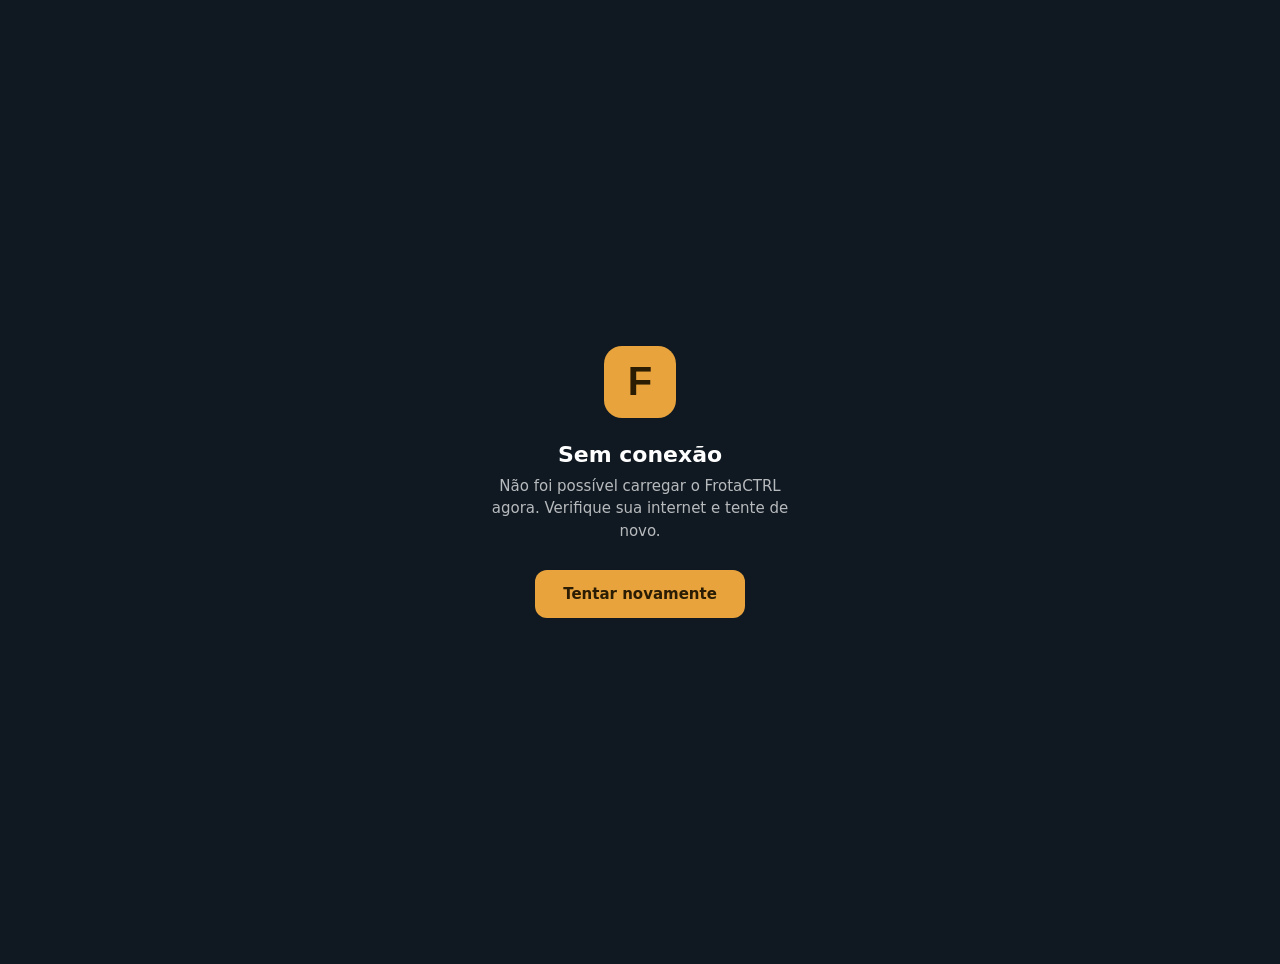
<file: offline.html>
<!DOCTYPE html>
<html lang="pt-BR">
<head>
<meta charset="UTF-8" />
<meta name="viewport" content="width=device-width, initial-scale=1, viewport-fit=cover" />
<meta name="theme-color" content="#101922" />
<title>FrotaCTRL — Sem conexão</title>
<style>
  html,body{margin:0;height:100%;background:#101922;color:#fff;font-family:Inter,system-ui,-apple-system,sans-serif}
  main{min-height:100%;display:flex;flex-direction:column;align-items:center;justify-content:center;text-align:center;padding:32px;padding-bottom:calc(32px + env(safe-area-inset-bottom))}
  .logo{width:72px;height:72px;border-radius:18px;background:#E8A33D;color:#2B1C04;display:grid;place-items:center;font:700 40px Oswald,"Arial Narrow",sans-serif;margin-bottom:24px}
  h1{font-size:22px;margin:0 0 8px}
  p{margin:0 0 28px;color:rgba(255,255,255,.7);max-width:320px;line-height:1.5;font-size:15px}
  button{background:#E8A33D;color:#2B1C04;border:0;border-radius:12px;padding:14px 28px;font:700 15px Inter,system-ui,sans-serif;min-height:48px}
  button:active{transform:scale(.97)}
</style>
</head>
<body>
<main>
  <div class="logo">F</div>
  <h1>Sem conexão</h1>
  <p>Não foi possível carregar o FrotaCTRL agora. Verifique sua internet e tente de novo.</p>
  <button onclick="location.reload()">Tentar novamente</button>
</main>
</body>
</html>
</file>
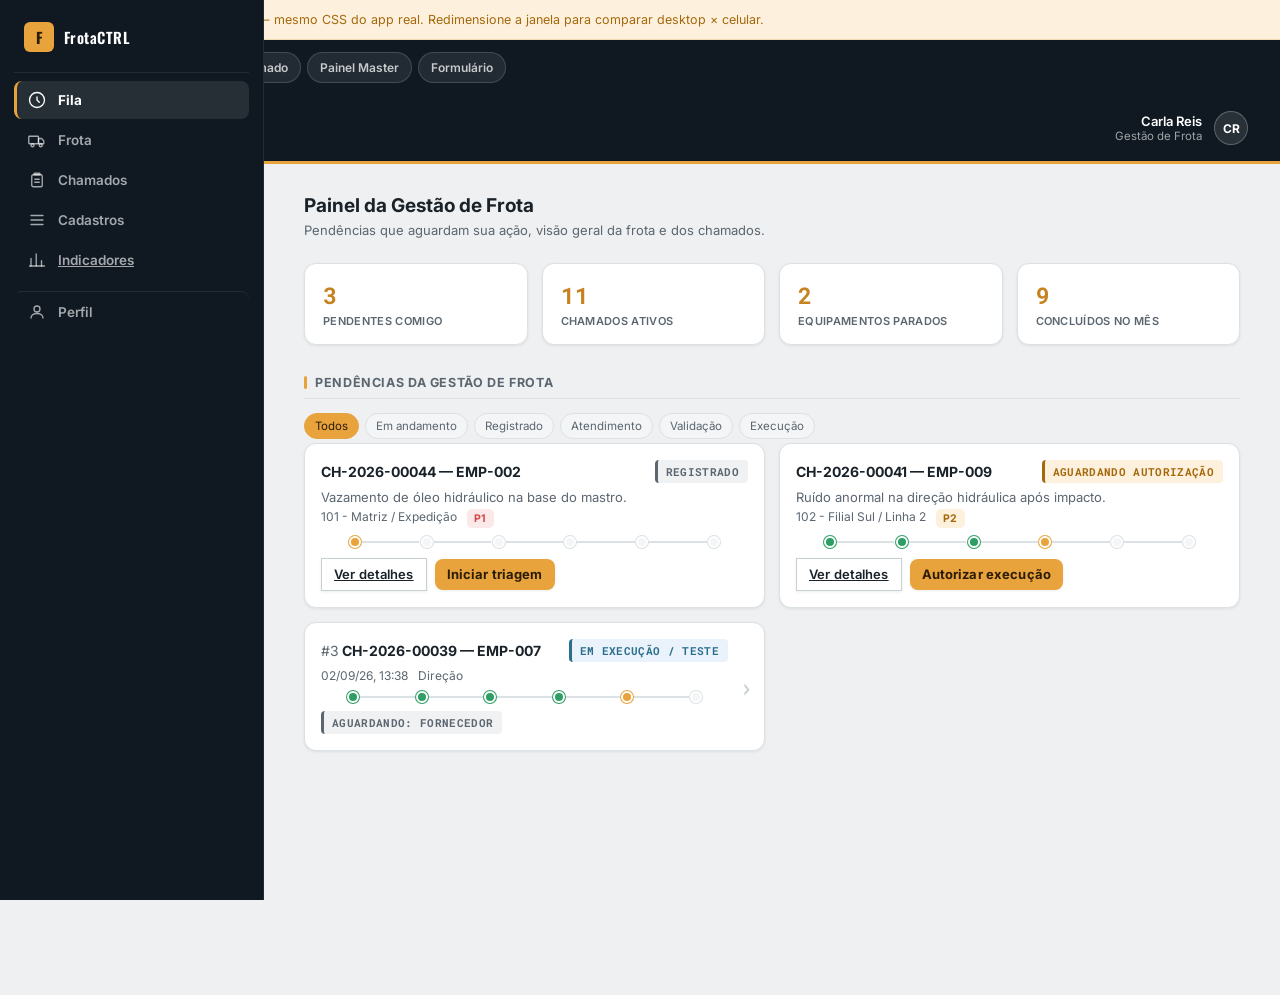
<file: preview-ui.html>
<!DOCTYPE html>
<html lang="pt-BR">
<head>
<meta charset="UTF-8" />
<meta name="viewport" content="width=device-width, initial-scale=1" />
<title>FrotaCTRL — prévia de UI</title>
<link rel="preconnect" href="https://fonts.googleapis.com">
<link href="https://fonts.googleapis.com/css2?family=Oswald:wght@500;600;700&family=Inter:wght@400;500;600;700&family=Roboto+Mono:wght@500;700&display=swap" rel="stylesheet">
<style>
/* ============================================================
   FrotaCTRL — estilos globais (identidade "pátio logístico")
   Paleta clara de operação industrial + menu lateral escuro estilo
   ERP, adaptada do guia de estilo de referência do projeto. Os
   NOMES de classe usados pelo HTML/JS não mudaram — só a pele
   visual. Mantém acento âmbar como cor de ação primária.
   ============================================================ */

:root {
  /* Paleta */
  --dark: #101922;          /* grafite cais — topbar / menu lateral */
  --dark-2: #19232e;
  --bg: #EEF0F1;             /* cinza concreto — fundo de página */
  --surface: #ffffff;        /* cartões */
  --surface-2: #F4F5F6;      /* campos de formulário, trilhos, linhas hover */
  --border: #DBE1E4;
  --border-light: #C9D0D4;

  --accent: #E8A33D;          /* âmbar de sinalização — ação primária */
  --accent-dark: #C6821F;
  --accent-ink: #2B1C04;
  --accent-tint: #FDF1DE;
  --accent-tint-ink: #A5680B;

  --blue: #2C6E8E;             /* aço contêiner — informativo */
  --blue-tint: #EAF2FB;
  --green: #2F9E64;            /* liberado / aprovado */
  --green-tint: #E4F5EC;
  --red: #D64545;              /* interdição / bloqueado */
  --red-tint: #FBE9E9;
  --muted: #7A8790;
  --muted-tint: #F0F1F2;

  --text: #1A2229;
  --text-dim: #5B6670;

  --radius: 12px;
  --radius-sm: 8px;

  --sombra-sm: 0 1px 3px rgba(16, 25, 34, 0.08);
  --sombra: 0 2px 10px rgba(16, 25, 34, 0.08);
  --sombra-md: 0 8px 24px rgba(16, 25, 34, 0.14);
  --sombra-lg: 0 16px 40px rgba(16, 25, 34, 0.22);
  --transicao: 150ms cubic-bezier(.4, 0, .2, 1);

  --font-display: "Oswald", "Arial Narrow", sans-serif;
  --font-body: "Inter", system-ui, -apple-system, sans-serif;
  --font-mono: "Roboto Mono", ui-monospace, monospace;
}

* { box-sizing: border-box; }

html, body {
  margin: 0;
  padding: 0;
  background: var(--bg);
  color: var(--text);
  font-family: var(--font-body);
  -webkit-tap-highlight-color: transparent;
  -webkit-font-smoothing: antialiased;
}

body {
  min-height: 100vh;
}
body.has-nav {
  padding-bottom: 78px; /* espaço pro menu — só em páginas que o exibem */
}

.shell {
  max-width: 480px;
  margin: 0 auto;
  min-height: 100vh;
  background: var(--bg);
  position: relative;
}

a { color: inherit; }

h1, h2, h3 {
  font-family: var(--font-display);
  text-transform: uppercase;
  letter-spacing: 0.03em;
  margin: 0;
  font-weight: 600;
}

::selection { background: var(--accent); color: var(--accent-ink); }

button, input, select, textarea {
  font-family: inherit;
  font-size: 15px;
}

button {
  cursor: pointer;
  border: none;
  border-radius: var(--radius-sm);
  transition: background var(--transicao), transform 80ms ease, box-shadow var(--transicao), opacity var(--transicao);
}
button:active { transform: scale(0.97); }
button:disabled { opacity: 0.5; cursor: not-allowed; }

.btn {
  display: inline-flex;
  align-items: center;
  justify-content: center;
  gap: 6px;
  padding: 12px 18px;
  font-weight: 600;
  font-size: 14px;
  width: 100%;
}
.btn--primary { background: var(--accent); color: var(--accent-ink); box-shadow: var(--sombra-sm); }
.btn--primary:hover:not(:disabled) { background: var(--accent-dark); box-shadow: var(--sombra); transform: translateY(-1px); }
.btn--secondary { background: var(--surface); color: var(--text); border: 1px solid var(--border-light); box-shadow: var(--sombra-sm); }
.btn--secondary:hover:not(:disabled) { background: var(--surface-2); border-color: var(--muted); }
.btn--danger { background: var(--red-tint); color: var(--red); border: 1px solid #f3c9c9; }
.btn--danger:hover:not(:disabled) { background: #f8dcdc; }
.btn--ghost { background: var(--surface-2); color: var(--accent-dark); border: 1px solid var(--border); }
.btn--ghost:hover:not(:disabled) { background: var(--accent-tint); border-color: var(--accent); }
.btn--sm { padding: 8px 12px; font-size: 13px; width: auto; }

input, select, textarea {
  width: 100%;
  background: var(--surface);
  border: 1px solid var(--border);
  color: var(--text);
  border-radius: var(--radius-sm);
  padding: 11px 12px;
}
input:focus, select:focus, textarea:focus {
  outline: none;
  border-color: var(--accent);
  box-shadow: 0 0 0 3px rgba(232, 163, 61, 0.22);
}
label {
  display: block;
  font-size: 12px;
  text-transform: uppercase;
  letter-spacing: 0.04em;
  color: var(--text-dim);
  margin: 14px 0 6px;
  font-weight: 600;
}
.field:first-child label { margin-top: 0; }
.grid-2 { display: grid; grid-template-columns: 1fr 1fr; gap: 0 10px; align-items: start; margin-top: 14px; }
.grid-2:first-child { margin-top: 0; }
.grid-2 > .field { display: flex; flex-direction: column; }
.grid-2 > .field label {
  min-height: 2.6em;
  margin-top: 0; /* as DUAS colunas partem da mesma altura — o espaço entre */
  display: flex;  /* linhas vem do margin-top do .grid-2 acima, não do label */
  align-items: flex-end;
}

/* ---------- Top bar (sempre escura, mesmo com conteúdo claro) ---------- */
.topbar {
  position: sticky;
  top: 0;
  z-index: 10;
  display: flex;
  align-items: center;
  justify-content: space-between;
  padding: 16px 18px;
  background: var(--dark);
  border-bottom: 3px solid var(--accent);
}
.topbar__brand {
  display: flex;
  align-items: center;
  gap: 9px;
}
.topbar__logo {
  width: 30px; height: 30px;
  background: var(--accent);
  border-radius: 6px;
  display: flex; align-items: center; justify-content: center;
  color: var(--accent-ink);
  font-family: var(--font-display);
  font-weight: 700;
  font-size: 15px;
}
.topbar__title { font-size: 16px; letter-spacing: 0.04em; color: #fff; }
.topbar__user {
  width: 34px; height: 34px;
  border-radius: 50%;
  background: rgba(255,255,255,0.1);
  border: 1px solid rgba(255,255,255,0.25);
  display: flex; align-items: center; justify-content: center;
  font-size: 12px; font-weight: 700;
  color: #fff;
}
.topbar__meta { display: none; }
.sidebar-brand { display: none; }
.topbar__meta-nome { font-size: 13px; font-weight: 600; color: #fff; }
.topbar__meta-perfil { font-size: 11.5px; color: rgba(255,255,255,0.6); }

/* ---------- Menu (barra inferior no mobile, coluna lateral no desktop) ---------- */
.bottomnav {
  position: fixed;
  bottom: 0; left: 0; right: 0;
  z-index: 20;
  max-width: 480px;
  margin: 0 auto;
  display: flex;
  background: var(--dark);
  border-top: 1px solid rgba(255,255,255,0.08);
  padding: 8px 6px calc(8px + env(safe-area-inset-bottom));
}
.navitem {
  flex: 1;
  display: flex; flex-direction: column; align-items: center; gap: 3px;
  background: transparent;
  color: rgba(255,255,255,0.6);
  padding: 6px 4px;
  font-size: 11px;
  font-weight: 600;
  text-transform: uppercase;
  letter-spacing: 0.03em;
  border-radius: var(--radius-sm);
}
.navitem svg { width: 20px; height: 20px; }
.navitem:hover { color: #fff; background: rgba(255,255,255,0.06); }
.navitem.active { color: #fff; background: rgba(255,255,255,0.1); }

/* ---------- Layout helpers ---------- */
.page { padding: 16px; }
.section-title {
  font-size: 12.5px;
  color: var(--text-dim);
  margin: 26px 0 12px;
  padding-bottom: 8px;
  border-bottom: 1px solid var(--border);
  display: flex;
  align-items: center;
  justify-content: space-between;
  font-weight: 700;
  text-transform: uppercase;
  letter-spacing: 0.05em;
}
.section-title span:first-child {
  display: flex;
  align-items: center;
  gap: 8px;
}
.section-title span:first-child::before {
  content: "";
  width: 3px;
  height: 13px;
  background: var(--accent);
  border-radius: 2px;
  display: inline-block;
}
.section-title:first-child { margin-top: 4px; }

/* ---------- Cards de resumo (dashboard) ---------- */
.stats-grid {
  display: grid;
  grid-template-columns: 1fr 1fr;
  gap: 10px;
}
.stat-card {
  background: var(--surface);
  border: 1px solid var(--border);
  border-radius: var(--radius);
  box-shadow: var(--sombra-sm);
  padding: 14px;
}
.stat-card__value {
  font-family: var(--font-mono);
  font-size: 21px;
  font-weight: 700;
  color: var(--accent-dark);
}
.stat-card__label {
  font-size: 11px;
  color: var(--text-dim);
  text-transform: uppercase;
  letter-spacing: 0.03em;
  margin-top: 4px;
  font-weight: 600;
}

/* ---------- Placa de identificação da máquina ---------- */
.machine-plate {
  background: var(--surface);
  border: 1px solid var(--border);
  border-radius: var(--radius);
  box-shadow: var(--sombra-sm);
  padding: 14px 14px 12px;
  margin-bottom: 12px;
  position: relative;
  overflow: hidden;
}
.machine-plate::before {
  content: "";
  position: absolute;
  left: 0; top: 0; bottom: 0;
  width: 4px;
  background: var(--accent);
}
.machine-plate__head {
  display: flex;
  justify-content: space-between;
  align-items: flex-start;
  gap: 8px;
}
.machine-plate__id {
  font-family: var(--font-mono);
  font-size: 11px;
  color: var(--text-dim);
  letter-spacing: 0.05em;
}
.machine-plate__model {
  font-family: var(--font-display);
  font-size: 17px;
  text-transform: uppercase;
  margin-top: 2px;
  color: var(--text);
}
/* Mostrador estilo LCD — mantido escuro de propósito mesmo no tema claro,
   como um visor digital físico embutido no cartão */
.hourmeter {
  background: #0c1912;
  border: 1px solid #1e3a28;
  border-radius: var(--radius-sm);
  padding: 6px 10px;
  text-align: right;
  min-width: 92px;
}
.hourmeter__value {
  font-family: var(--font-mono);
  font-weight: 700;
  font-size: 17px;
  color: #7cffb2;
  text-shadow: 0 0 8px rgba(124,255,178,0.35);
}
.hourmeter__label {
  font-size: 9px;
  color: #4f8f68;
  text-transform: uppercase;
  letter-spacing: 0.06em;
}
.machine-plate__footer {
  display: flex;
  justify-content: space-between;
  align-items: center;
  margin-top: 12px;
}

/* ---------- Badges de status (fundo suave + texto saturado, como
   sinalização de doca — pendente/aprovado/recusado) ---------- */
.badge {
  display: inline-flex;
  align-items: center;
  gap: 5px;
  font-family: var(--font-mono);
  font-size: 11px;
  font-weight: 700;
  text-transform: uppercase;
  letter-spacing: 0.03em;
  padding: 4px 9px 4px 8px;
  border-radius: 4px;
  border-left: 3px solid currentColor;
}
.badge--amber { background: var(--accent-tint); color: var(--accent-tint-ink); }
.badge--blue { background: var(--blue-tint); color: var(--blue); }
.badge--green { background: var(--green-tint); color: var(--green); }
.badge--red { background: var(--red-tint); color: var(--red); }
.badge--muted { background: var(--muted-tint); color: var(--text-dim); }

.chip {
  display: inline-block;
  font-size: 10.5px;
  font-weight: 700;
  padding: 3px 7px;
  border-radius: 5px;
  text-transform: uppercase;
  letter-spacing: 0.03em;
}
.chip--P1 { background: var(--red-tint); color: var(--red); }
.chip--P2 { background: var(--accent-tint); color: var(--accent-tint-ink); }
.chip--P3 { background: var(--muted-tint); color: var(--text-dim); }

/* ---------- Cards de chamado ---------- */
.ticket-card {
  background: var(--surface);
  border: 1px solid var(--border);
  border-radius: var(--radius);
  box-shadow: var(--sombra-sm);
  padding: 14px;
  margin-bottom: 10px;
  display: block;
  text-decoration: none;
  color: var(--text);
  transition: box-shadow var(--transicao), transform var(--transicao), border-color var(--transicao);
}
a.ticket-card { position: relative; padding-right: 36px; cursor: pointer; }
a.ticket-card::after {
  content: "›";
  position: absolute;
  right: 14px; top: 50%;
  transform: translateY(-50%);
  font-size: 24px;
  line-height: 1;
  color: var(--border-light);
  font-family: var(--font-display);
}
a.ticket-card:hover { box-shadow: var(--sombra); transform: translateY(-1px); border-color: var(--accent); }
a.ticket-card:hover::after { color: var(--accent-dark); }
.ticket-card__top {
  display: flex;
  justify-content: space-between;
  align-items: center;
  margin-bottom: 6px;
  gap: 8px;
}
.ticket-card__title {
  font-weight: 700;
  font-size: 14px;
}
.ticket-card__meta {
  font-size: 12px;
  color: var(--text-dim);
  margin-top: 4px;
  display: flex;
  gap: 10px;
  flex-wrap: wrap;
}

/* ---------- Timeline ---------- */
.timeline { margin-top: 6px; }
.timeline-item {
  display: flex;
  gap: 12px;
  padding-bottom: 18px;
  position: relative;
}
.timeline-item:not(:last-child)::before {
  content: "";
  position: absolute;
  left: 5px; top: 14px; bottom: 0;
  width: 1px;
  background: var(--border);
}
.timeline-item__dot {
  width: 11px; height: 11px;
  border-radius: 50%;
  background: var(--accent);
  margin-top: 3px;
  flex-shrink: 0;
  box-shadow: 0 0 0 3px var(--accent-tint);
}
.timeline-item__body { flex: 1; }
.timeline-item__status { font-weight: 700; font-size: 13.5px; }
.timeline-item__time { font-size: 11.5px; color: var(--text-dim); margin-top: 1px; }
.timeline-item__obs { font-size: 13px; color: var(--text-dim); margin-top: 4px; }

/* ---------- Empty state ---------- */
.empty {
  text-align: center;
  padding: 44px 24px;
  color: var(--text-dim);
  border: 1.5px dashed var(--border);
  border-radius: var(--radius);
  background: var(--surface);
  grid-column: 1 / -1;
}
.empty__icon { font-size: 30px; margin-bottom: 8px; }
.empty__title { font-weight: 700; color: var(--text); margin-bottom: 4px; font-size: 14.5px; }
.empty__text { font-size: 13px; max-width: 320px; margin: 0 auto; line-height: 1.5; }

/* ---------- Modal / sheet ---------- */
.overlay {
  position: fixed; inset: 0;
  background: rgba(16, 25, 34, 0.55);
  z-index: 30;
  display: flex;
  align-items: flex-end;
  justify-content: center;
}
.overlay.hidden { display: none; }
.sheet {
  width: 100%;
  max-width: 480px;
  max-height: 88vh;
  overflow-y: auto;
  background: var(--surface);
  border-radius: 18px 18px 0 0;
  padding: 18px 18px calc(24px + env(safe-area-inset-bottom));
  border-top: 4px solid var(--accent);
  box-shadow: var(--sombra-lg);
}
.sheet__handle {
  width: 36px; height: 4px;
  background: var(--border-light);
  border-radius: 4px;
  margin: 0 auto 14px;
}
.sheet__header {
  display: flex;
  justify-content: space-between;
  align-items: center;
  margin-bottom: 4px;
}
.close-x {
  background: var(--surface-2);
  color: var(--text-dim);
  width: 32px; height: 32px;
  border-radius: 50%;
  display: inline-flex;
  align-items: center;
  justify-content: center;
  line-height: 1;
  flex-shrink: 0;
}
.close-x:hover { background: var(--border); color: var(--text); }

/* ---------- Fotos ---------- */
.photo-grid {
  display: grid;
  grid-template-columns: repeat(3, 1fr);
  gap: 8px;
  margin-top: 8px;
}
.photo-grid img {
  width: 100%; aspect-ratio: 1;
  object-fit: cover;
  border-radius: var(--radius-sm);
  border: 1px solid var(--border);
}
.file-drop {
  border: 1.5px dashed var(--border-light);
  border-radius: var(--radius-sm);
  padding: 16px;
  text-align: center;
  color: var(--text-dim);
  font-size: 13px;
}

/* ---------- Auth (index.html) ---------- */
.auth-wrap {
  min-height: 100vh;
  display: flex;
  flex-direction: column;
  justify-content: center;
  padding: 28px;
}
.auth-logo {
  width: 56px; height: 56px;
  background: var(--accent);
  border-radius: 14px;
  display: flex; align-items: center; justify-content: center;
  color: var(--accent-ink);
  font-family: var(--font-display);
  font-size: 26px;
  font-weight: 700;
  margin-bottom: 18px;
}
.auth-title { font-size: 24px; color: var(--text); }
.auth-sub { color: var(--text-dim); font-size: 13.5px; margin-top: 6px; margin-bottom: 26px; }
.auth-toggle {
  display: flex;
  background: var(--surface-2);
  border-radius: var(--radius-sm);
  padding: 3px;
  margin-bottom: 20px;
  border: 1px solid var(--border);
}
.auth-toggle button {
  flex: 1;
  background: transparent;
  color: var(--text-dim);
  padding: 9px;
  font-weight: 700;
  font-size: 13px;
}
.auth-toggle button.active { background: var(--accent); color: var(--accent-ink); }
.tipo-choice { display: flex; gap: 10px; }
.tipo-choice label {
  flex: 1;
  border: 1px solid var(--border);
  border-radius: var(--radius-sm);
  padding: 12px 8px;
  text-align: center;
  text-transform: none;
  letter-spacing: 0;
  font-size: 13px;
  color: var(--text-dim);
  cursor: pointer;
  background: var(--surface);
}
.tipo-choice input { display: none; }
.tipo-choice input:checked + span { color: var(--accent-dark); }
.error-msg {
  background: var(--red-tint);
  border: 1px solid #f3c9c9;
  color: var(--red);
  font-size: 13px;
  padding: 10px 12px;
  border-radius: var(--radius-sm);
  margin-top: 14px;
  display: none;
}
.error-msg.show { display: block; }

.loading-screen {
  position: fixed; inset: 0;
  background: var(--dark);
  display: flex; align-items: center; justify-content: center;
  color: rgba(255,255,255,0.7);
  font-size: 13px;
  z-index: 50;
}

.spacer-fab {
  position: fixed;
  bottom: 92px;
  right: 20px;
  max-width: 480px;
  z-index: 15;
}
.fab {
  width: 54px; height: 54px;
  border-radius: 50%;
  background: var(--accent);
  color: var(--accent-ink);
  font-size: 26px;
  font-weight: 700;
  box-shadow: var(--sombra-lg);
}
.fab:hover { background: var(--accent-dark); }

.divider { height: 1px; background: var(--border); margin: 16px 0; }

.kv-row {
  display: flex;
  justify-content: space-between;
  padding: 9px 0;
  border-bottom: 1px solid var(--border);
  font-size: 13.5px;
}
.kv-row__k { color: var(--text-dim); }
.kv-row:last-child { border-bottom: none; }

textarea { min-height: 90px; resize: vertical; }

/* ---------- v2 — abas, listas administrativas, barras de dashboard ---------- */
.tabs {
  display: flex;
  gap: 4px;
  border-bottom: 2px solid var(--border);
  margin-bottom: 16px;
  overflow-x: auto;
  overflow-y: hidden;
}
.tabs button {
  flex-shrink: 0;
  white-space: nowrap;
  background: transparent;
  color: var(--text-dim);
  padding: 10px 16px;
  font-size: 12.5px;
  font-weight: 700;
  text-transform: uppercase;
  letter-spacing: 0.02em;
  font-family: var(--font-display);
  border-bottom: 3px solid transparent;
  border-radius: 0;
  margin-bottom: -2px;
}
.tabs button.active { color: var(--accent-dark); border-bottom-color: var(--accent); }

.list-row {
  display: flex;
  justify-content: space-between;
  align-items: center;
  gap: 10px;
  background: var(--surface);
  border: 1px solid var(--border);
  border-radius: var(--radius-sm);
  padding: 12px;
  margin-bottom: 8px;
}
.list-row__title { font-weight: 700; font-size: 13.5px; }
.list-row__sub { font-size: 12px; color: var(--text-dim); margin-top: 2px; }

.bar-row { margin-bottom: 12px; }
.bar-row__label {
  display: flex; justify-content: space-between;
  font-size: 12.5px; margin-bottom: 5px; color: var(--text-dim);
}
.bar-row__label strong { color: var(--text); font-family: var(--font-mono); }
.bar-track {
  height: 8px;
  background: var(--surface-2);
  border: 1px solid var(--border);
  border-radius: 4px;
  overflow: hidden;
}
.bar-fill {
  height: 100%;
  background: var(--accent);
  border-radius: 4px;
  transition: width .25s ease;
}
.bar-fill--red { background: var(--red); }
.bar-fill--blue { background: var(--blue); }
.bar-fill--green { background: var(--green); }

.pill-group { display: flex; gap: 6px; flex-wrap: wrap; margin-bottom: 4px; }
.pill {
  font-size: 11.5px;
  padding: 5px 10px;
  border-radius: 100px;
  background: var(--surface-2);
  border: 1px solid var(--border);
  color: var(--text-dim);
  cursor: pointer;
}
.pill.active { background: var(--accent); color: var(--accent-ink); border-color: var(--accent); }

.callout {
  background: var(--blue-tint);
  border: 1px solid #cfe2ff;
  border-left: 3px solid var(--blue);
  border-radius: var(--radius-sm);
  padding: 12px 14px;
  font-size: 13px;
  color: #234a63;
  margin-bottom: 14px;
}
.callout--red { border-left-color: var(--red); background: var(--red-tint); color: #7a2727; }
.callout--green { border-left-color: var(--green); background: var(--green-tint); color: #1d5c3c; }

.small-btn-row { display: flex; gap: 8px; flex-wrap: wrap; margin-top: 10px; }

/* ---------- Foco visível (acessibilidade) ---------- */
button:focus-visible,
.navitem:focus-visible,
.tabs button:focus-visible {
  outline: 2px solid var(--accent);
  outline-offset: 2px;
}

@media (prefers-reduced-motion: reduce) {
  *, *::before, *::after {
    animation-duration: 0.001ms !important;
    transition-duration: 0.001ms !important;
  }
}

/* ============================================================
   Layout desktop — sidebar escura fixa + conteúdo claro usando a
   largura disponível da tela.
   ============================================================ */
@media (min-width: 900px) {
  body.has-nav { padding-bottom: 0; }

  .shell { max-width: none; margin: 0; }

  /* Menu lateral: fixo de verdade (position:fixed), não rola com a
     página — sempre visível, do jeito que foi pedido. */
  .shell.shell--nav > .bottomnav {
    position: fixed;
    top: 0; left: 0; right: auto; bottom: 0;
    z-index: 40;
    width: 264px;
    max-width: none;
    margin: 0;
  }
  .shell.shell--nav > .topbar { margin-left: 264px; }
  .shell.shell--nav > .page { margin-left: 264px; max-width: 1240px; }

  .topbar { padding: 16px 32px; justify-content: flex-start; }
  .topbar__brand { display: none; } /* a marca já aparece no topo do menu lateral */
  .topbar__meta { display: flex; flex-direction: column; align-items: flex-end; margin-left: auto; margin-right: 12px; }

  .page { padding: 28px 36px 48px; }

  .bottomnav {
    flex-direction: column;
    align-items: stretch;
    justify-content: flex-start;
    gap: 2px;
    padding: 0 14px 20px;
    border-top: none;
    border-right: 1px solid rgba(255,255,255,0.08);
    background: var(--dark);
    overflow-y: auto;
  }
  .sidebar-brand {
    display: flex;
    align-items: center;
    gap: 10px;
    padding: 22px 10px 20px;
    margin-bottom: 6px;
    border-bottom: 1px solid rgba(255,255,255,0.08);
  }
  .sidebar-brand__title { font-family: var(--font-display); font-size: 15px; letter-spacing: 0.03em; color: #fff; font-weight: 600; }

  .navitem {
    flex: 0 0 auto;
    flex-direction: row;
    justify-content: flex-start;
    gap: 12px;
    padding: 11px 14px;
    border-radius: 8px;
    font-size: 13.5px;
    font-weight: 600;
    text-transform: none;
    letter-spacing: 0;
    color: rgba(255,255,255,0.62);
  }
  .navitem {
    flex: 0 0 auto;
    flex-direction: row;
    justify-content: flex-start;
    gap: 12px;
    padding: 10px 14px 10px 11px;
    border-radius: 8px;
    border-left: 3px solid transparent;
    font-size: 13.5px;
    font-weight: 600;
    text-transform: none;
    letter-spacing: 0;
    color: rgba(255,255,255,0.62);
  }
  .navitem svg { width: 18px; height: 18px; flex-shrink: 0; }
  .navitem:hover { background: rgba(255,255,255,0.06); color: #fff; }
  .navitem.active {
    background: rgba(255,255,255,0.09);
    border-left-color: var(--accent);
    color: #fff;
    font-weight: 700;
  }
  /* Item "Perfil" fica sempre visualmente separado dos itens de trabalho */
  .navitem[data-view="perfil"] { margin-top: 10px; padding-top: 11px; border-top: 1px solid rgba(255,255,255,0.08); }

  .spacer-fab { position: fixed; left: auto; right: 36px; bottom: 32px; max-width: none; }

  .stats-grid { grid-template-columns: repeat(4, 1fr); }
  .card-list {
    display: grid;
    grid-template-columns: repeat(auto-fill, minmax(340px, 1fr));
    gap: 14px;
    align-items: start;
  }
  .card-list > .ticket-card,
  .card-list > .machine-plate { margin-bottom: 0; }

  .overlay { align-items: center; padding: 24px; background: rgba(16, 25, 34, 0.6); }
  .sheet {
    max-width: 640px;
    width: 90vw;
    border-radius: 14px;
    max-height: 85vh;
    border-top: 4px solid var(--accent);
  }
  #overlay-equip .sheet { max-width: 760px; }

  .auth-wrap {
    max-width: 420px;
    margin: 0 auto;
    align-self: center;
    width: 100%;
  }
}

@media (min-width: 1280px) {
  .shell.shell--nav > .page { max-width: 1360px; }
  .card-list { grid-template-columns: repeat(auto-fill, minmax(380px, 1fr)); }
}

/* ============================================================
   Login — layout dividido (painel de marca + formulário)
   ============================================================ */
.auth-shell { min-height: 100vh; display: flex; }
.auth-brand {
  flex: 1 1 44%;
  display: none;
  flex-direction: column;
  justify-content: center;
  gap: 26px;
  padding: 56px 48px;
  background: linear-gradient(160deg, var(--dark), #24455a 120%);
  color: #fff;
  position: relative;
  overflow: hidden;
}
.auth-brand::after {
  content: "";
  position: absolute;
  inset: 0;
  background:
    radial-gradient(circle at 12% 12%, rgba(255,255,255,0.08), transparent 45%),
    radial-gradient(circle at 88% 88%, rgba(232,163,61,0.14), transparent 42%);
  pointer-events: none;
}
.auth-brand > * { position: relative; z-index: 1; }
.auth-brand-logo {
  display: flex; align-items: center; gap: 10px;
  font-family: var(--font-display); font-weight: 700; font-size: 1.05rem;
  letter-spacing: 0.03em; text-transform: uppercase;
}
.auth-brand-titulo {
  font-family: var(--font-display); font-size: 2rem; font-weight: 600;
  line-height: 1.28; max-width: 420px; text-transform: none; letter-spacing: normal;
}
.auth-brand-subtitulo { font-size: 0.92rem; opacity: 0.82; max-width: 380px; line-height: 1.65; }
.auth-brand-lista { display: flex; flex-direction: column; gap: 16px; margin-top: 6px; }
.auth-brand-item { display: flex; align-items: flex-start; gap: 12px; font-size: 0.87rem; opacity: 0.94; line-height: 1.4; }
.auth-brand-item .dot { flex-shrink: 0; margin-top: 5px; width: 6px; height: 6px; border-radius: 50%; background: var(--accent); }

.auth-form-side {
  flex: 1 1 56%;
  display: flex;
  align-items: center;
  justify-content: center;
  padding: 32px 20px;
  background: var(--bg);
}

@media (min-width: 900px) {
  .auth-brand { display: flex; }
  .auth-form-side .auth-wrap { min-height: auto; }
}

/* ---------- Indicador de progresso (bolinhas por etapa) ---------- */
.stepper {
  display: flex;
  align-items: flex-start;
  gap: 4px;
  margin: 8px 0;
}
.stepper__item {
  flex: 1;
  display: flex;
  flex-direction: column;
  align-items: center;
  gap: 5px;
  position: relative;
}
.stepper__item:not(:last-child)::after {
  content: "";
  position: absolute;
  top: 5px;
  left: 55%;
  width: 90%;
  height: 2px;
  background: var(--border);
  z-index: 0;
}
.stepper__dot {
  width: 12px; height: 12px;
  border-radius: 50%;
  background: var(--border);
  border: 2px solid var(--surface);
  box-shadow: 0 0 0 1px var(--border);
  z-index: 1;
}
.stepper__dot--verde { background: var(--green); box-shadow: 0 0 0 1px var(--green); }
.stepper__dot--amarelo { background: var(--accent); box-shadow: 0 0 0 1px var(--accent); }
.stepper__dot--cinza { background: var(--surface-2); box-shadow: 0 0 0 1px var(--border); }
.stepper__dot--vermelho { background: var(--red); box-shadow: 0 0 0 1px var(--red); }
.stepper__label {
  font-size: 9.5px;
  color: var(--text-dim);
  text-align: center;
  text-transform: uppercase;
  letter-spacing: 0.02em;
  line-height: 1.2;
}
.stepper--compact { margin: 6px 0 2px; }
.stepper--compact .stepper__item { gap: 0; }

/* ---------- Página de indicadores (blocos + gráficos) ---------- */
.dash-head { margin-bottom: 24px; }
.dash-head h2 { font-size: 20px; color: var(--text); margin-bottom: 6px; }
.dash-head p { font-size: 13px; color: var(--text-dim); max-width: 640px; line-height: 1.5; }

.dash-block { margin-bottom: 40px; }
.dash-block__header {
  display: flex;
  align-items: center;
  gap: 10px;
  margin-bottom: 14px;
  padding-bottom: 10px;
  border-bottom: 2px solid var(--border);
}
.dash-block__dot { width: 10px; height: 10px; border-radius: 50%; flex-shrink: 0; }
.dash-block__header h3 {
  font-size: 15px;
  text-transform: uppercase;
  letter-spacing: 0.04em;
  color: var(--text);
}

.chart-grid {
  display: grid;
  grid-template-columns: 1fr;
  gap: 14px;
  margin-top: 14px;
}
.chart-card {
  background: var(--surface);
  border: 1px solid var(--border);
  border-radius: var(--radius);
  box-shadow: var(--sombra-sm);
  padding: 16px;
}
.chart-card__title {
  font-size: 12.5px;
  font-weight: 700;
  color: var(--text-dim);
  margin-bottom: 12px;
}
.chart-card__canvas { position: relative; height: 240px; }

@media (min-width: 700px) {
  .chart-grid { grid-template-columns: 1fr 1fr; }
  .chart-card--wide { grid-column: 1 / -1; }
}
@media (min-width: 1100px) {
  .chart-grid { grid-template-columns: repeat(3, 1fr); }
  .chart-card--wide { grid-column: span 2; }
}

/* ---------- Toast de confirmação ---------- */
.toast-container {
  position: fixed;
  top: 16px; left: 50%;
  transform: translateX(-50%);
  z-index: 100;
  display: flex;
  flex-direction: column;
  gap: 8px;
  align-items: center;
  width: 100%;
  max-width: 420px;
  padding: 0 16px;
  pointer-events: none;
}
.toast {
  background: var(--dark);
  color: #fff;
  padding: 12px 18px;
  border-radius: var(--radius-sm);
  font-size: 13.5px;
  font-weight: 600;
  box-shadow: var(--sombra-lg);
  opacity: 0;
  transform: translateY(-12px);
  transition: opacity 200ms ease, transform 200ms ease;
  border-left: 4px solid var(--green);
  max-width: 100%;
}
.toast--erro { border-left-color: var(--red); }
.toast--show { opacity: 1; transform: translateY(0); }

/* ---------- Detalhe do chamado por etapas ---------- */
.etapa-card {
  background: var(--surface);
  border: 1px solid var(--border);
  border-left: 3px solid var(--accent);
  border-radius: var(--radius-sm);
  padding: 14px 16px;
  margin-bottom: 12px;
}
.etapa-card__head {
  display: flex;
  justify-content: space-between;
  align-items: baseline;
  flex-wrap: wrap;
  gap: 6px;
  margin-bottom: 8px;
}
.etapa-card__status { font-weight: 700; font-size: 13.5px; color: var(--text); }
.etapa-card__meta { font-size: 11.5px; color: var(--text-dim); }
.etapa-card__obs { font-size: 13px; color: var(--text-dim); margin-top: 2px; }
.etapa-card__dados { margin-top: 10px; padding-top: 10px; border-top: 1px dashed var(--border); }
.etapa-card__linha { display: flex; justify-content: space-between; gap: 10px; font-size: 13px; padding: 3px 0; }
.etapa-card__linha .k { color: var(--text-dim); flex-shrink: 0; }
.etapa-card__linha .v { text-align: right; font-weight: 600; }
.destaque-texto {
  background: var(--surface-2);
  border: 1px solid var(--border);
  border-radius: var(--radius-sm);
  padding: 12px 14px;
  font-size: 13.5px;
  line-height: 1.55;
  color: var(--text);
  white-space: pre-wrap;
}
.destaque-data {
  background: var(--accent-tint);
  border: 1px solid #f0dcb0;
  color: var(--accent-tint-ink);
  border-radius: var(--radius-sm);
  padding: 10px 14px;
  font-size: 13px;
  font-weight: 700;
  display: inline-flex;
  align-items: center;
  gap: 8px;
}

/* ---------- Cabeçalho de página (título + contexto) ---------- */
.page-header { margin-bottom: 22px; }
.page-header h1 {
  font-size: 19px;
  color: var(--text);
  text-transform: none;
  letter-spacing: normal;
  font-weight: 700;
  font-family: var(--font-body);
}
.page-header p { font-size: 13px; color: var(--text-dim); margin-top: 4px; max-width: 620px; line-height: 1.5; }

/* ---------- Ícone em bloco colorido (launcher / cabeçalho de cartão) ---------- */
.icon-tile {
  width: 40px; height: 40px;
  border-radius: 10px;
  display: flex; align-items: center; justify-content: center;
  margin-bottom: 12px;
  flex-shrink: 0;
}
.icon-tile--amber { background: var(--accent-tint); color: var(--accent-tint-ink); }
.icon-tile--blue { background: var(--blue-tint); color: var(--blue); }
.icon-tile--green { background: var(--green-tint); color: var(--green); }
.icon-tile--red { background: var(--red-tint); color: var(--red); }
.icon-tile--muted { background: var(--muted-tint); color: var(--text-dim); }
.icon-tile--sm { width: 30px; height: 30px; border-radius: 8px; margin-bottom: 0; }

.launcher-card__desc { font-size: 12.5px; color: var(--text-dim); margin-top: 2px; line-height: 1.45; }

/* ---------- Reforço de interatividade ---------- */
.list-row { transition: background var(--transicao), border-color var(--transicao); }
.list-row:hover { border-color: var(--border-light); background: var(--surface-2); }
.pill { transition: background var(--transicao), color var(--transicao), border-color var(--transicao); cursor: pointer; }
.navitem { cursor: pointer; }
a { cursor: pointer; }
.kv-row a { color: var(--blue); text-decoration: underline; text-underline-offset: 2px; }

/* Ícone dentro de botão/label — alinhamento consistente */
.btn svg, .icon-inline { flex-shrink: 0; }
.empty svg { color: var(--border-light); margin-bottom: 10px; }

/* ---------- Bloco com ícone + título (cabeçalho de cartão de gráfico/seção) ---------- */
.card-header-icon {
  display: flex; align-items: center; gap: 8px;
}
.card-header-icon svg { color: var(--text-dim); flex-shrink: 0; }

/* ---------- Detalhe do chamado: barra de ação + grade de 2 colunas ---------- */
/* A ação disponível é a informação mais acionável da tela — ganha uma
   faixa própria, destacada, em vez de virar só mais uma seção. */
.acoes-bar {
  background: var(--accent-tint);
  border: 1px solid #f0dcb0;
  border-left: 4px solid var(--accent);
  border-radius: var(--radius);
  padding: 14px 16px;
  margin-top: 16px;
  display: flex;
  align-items: center;
  justify-content: space-between;
  gap: 14px;
  flex-wrap: wrap;
}
.acoes-bar__label {
  font-size: 11.5px;
  font-weight: 700;
  text-transform: uppercase;
  letter-spacing: 0.05em;
  color: var(--accent-tint-ink);
}
.acoes-bar .small-btn-row { margin-top: 0; }

.info-card {
  background: var(--surface);
  border: 1px solid var(--border);
  border-radius: var(--radius);
  padding: 4px 14px;
}
.info-card .kv-row:last-child { border-bottom: none; }

.detalhe-grid { display: grid; grid-template-columns: 1fr; gap: 0 28px; }
.detalhe-col { min-width: 0; }

/* Em telas largas o detalhe vira 2 colunas: contexto à esquerda,
   histórico de etapas à direita — em vez de uma coluna gigante
   com tudo empilhado. */
@media (min-width: 1000px) {
  .detalhe-grid { grid-template-columns: minmax(0, 1fr) minmax(0, 1.05fr); }
  .detalhe-col .section-title:first-child { margin-top: 10px; }
}

/* ---------- Ajustes finos de espaçamento no desktop ---------- */
@media (min-width: 900px) {
  .page { padding: 30px 40px 56px; }
  .stats-grid { gap: 14px; }
  .stat-card { padding: 16px 18px; }
  .stat-card__value { font-size: 23px; }
  .ticket-card { padding: 16px; }
  .machine-plate { padding: 18px 18px 16px; }
  .section-title { margin: 30px 0 14px; }
  .launcher-card { display: flex; flex-direction: column; }
}

/* ---------- Refinamento dos botões (clareza do que é interativo) ---------- */
.btn {
  letter-spacing: 0.01em;
  line-height: 1.2;
  white-space: nowrap;
}
.btn--primary:active:not(:disabled),
.btn--secondary:active:not(:disabled) { transform: translateY(0) scale(0.985); }

/* Botão de ação principal dentro de cartão ganha leve destaque extra */
.ticket-card .btn--primary { font-weight: 700; }

/* Barra de botões respira melhor */
.small-btn-row { gap: 8px; align-items: center; }

/* Campos desabilitados precisam PARECER desabilitados (o campo de valor
   do diagnóstico fica inativo quando não é mau uso) */
input:disabled, select:disabled, textarea:disabled {
  background: var(--muted-tint);
  color: var(--muted);
  cursor: not-allowed;
  border-color: var(--border);
}

/* Inputs de arquivo ficam com cara de área clicável, não de campo de texto */
input[type="file"] {
  padding: 10px 12px;
  background: var(--surface-2);
  border: 1.5px dashed var(--border-light);
  cursor: pointer;
  font-size: 13px;
}
input[type="file"]:hover { border-color: var(--accent); background: var(--accent-tint); }

/* Select com seta indicando que abre opções */
select {
  appearance: none;
  background-image: url("data:image/svg+xml,%3Csvg xmlns='http://www.w3.org/2000/svg' width='16' height='16' viewBox='0 0 24 24' fill='none' stroke='%235B6670' stroke-width='2' stroke-linecap='round' stroke-linejoin='round'%3E%3Cpath d='M6 9l6 6 6-6'/%3E%3C/svg%3E");
  background-repeat: no-repeat;
  background-position: right 10px center;
  padding-right: 34px;
  cursor: pointer;
}
.pv-note { padding:12px 18px; font-family:'Inter',sans-serif; font-size:12.5px; background:#FDF1DE; color:#a5680b; border-bottom:1px solid #f0dcb0; }
.pv-tabs { display:flex; gap:6px; padding:12px 18px; background:#101922; flex-wrap:wrap; }
.pv-tabs button { background:rgba(255,255,255,.08); color:rgba(255,255,255,.75); border:1px solid rgba(255,255,255,.15); padding:7px 12px; border-radius:100px; font-size:12px; font-weight:600; cursor:pointer; font-family:'Inter',sans-serif; }
.pv-tabs button.active { background:#E8A33D; color:#2b1c04; border-color:#E8A33D; }
.pv-screen { display:none; }
.pv-screen.active { display:block; }
</style>
</head>
<body>
<div class="pv-note">Prévia de interface com dados fictícios — mesmo CSS do app real. Redimensione a janela para comparar desktop × celular.</div>
<div class="pv-tabs">
  <button data-s="lista" class="active">Lista de chamados</button>
  <button data-s="detalhe">Detalhe do chamado</button>
  <button data-s="hub">Painel Master</button>
  <button data-s="form">Formulário</button>
</div>

<!-- ===== LISTA ===== -->
<div class="pv-screen active" id="pv-lista">
<div class="shell shell--nav">
  <div class="topbar">
    <div class="topbar__brand"><div class="topbar__logo">F</div><div class="topbar__title">FrotaCTRL</div></div>
    <div class="topbar__meta"><span class="topbar__meta-nome">Carla Reis</span><span class="topbar__meta-perfil">Gestão de Frota</span></div>
    <div class="topbar__user">CR</div>
  </div>
  <div class="bottomnav">
    <div class="sidebar-brand"><div class="topbar__logo">F</div><div class="sidebar-brand__title">FrotaCTRL</div></div>
    <button class="navitem active"><svg viewBox="0 0 24 24" fill="none" stroke="currentColor" stroke-width="1.8" stroke-linecap="round"><path d="M12 8v4l3 3M12 22a10 10 0 100-20 10 10 0 000 20z"/></svg>Fila</button>
    <button class="navitem"><svg viewBox="0 0 24 24" fill="none" stroke="currentColor" stroke-width="1.8" stroke-linecap="round" stroke-linejoin="round"><rect x="1" y="7" width="13" height="10" rx="1"/><path d="M14 10h4l3 3v4h-7z"/><circle cx="6" cy="19" r="2"/><circle cx="17" cy="19" r="2"/></svg>Frota</button>
    <button class="navitem"><svg viewBox="0 0 24 24" fill="none" stroke="currentColor" stroke-width="1.8" stroke-linecap="round" stroke-linejoin="round"><path d="M9 3h6a1 1 0 011 1v1H8V4a1 1 0 011-1z"/><rect x="5" y="5" width="14" height="16" rx="2"/><path d="M9 11h6M9 15h6"/></svg>Chamados</button>
    <button class="navitem"><svg viewBox="0 0 24 24" fill="none" stroke="currentColor" stroke-width="1.8" stroke-linecap="round"><path d="M4 6h16M4 12h16M4 18h16"/></svg>Cadastros</button>
    <a class="navitem" href="#"><svg viewBox="0 0 24 24" fill="none" stroke="currentColor" stroke-width="1.8" stroke-linecap="round"><path d="M4 20V10M11 20V4M18 20v-7"/><path d="M2 20h20"/></svg>Indicadores</a>
    <button class="navitem" data-view="perfil"><svg viewBox="0 0 24 24" fill="none" stroke="currentColor" stroke-width="1.8" stroke-linecap="round"><circle cx="12" cy="8" r="4"/><path d="M4 20c0-4 4-6 8-6s8 2 8 6"/></svg>Perfil</button>
  </div>
  <div class="page">
    <div class="page-header"><h1>Painel da Gestão de Frota</h1><p>Pendências que aguardam sua ação, visão geral da frota e dos chamados.</p></div>
    <div class="stats-grid">
      <div class="stat-card"><div class="stat-card__value">3</div><div class="stat-card__label">Pendentes comigo</div></div>
      <div class="stat-card"><div class="stat-card__value">11</div><div class="stat-card__label">Chamados ativos</div></div>
      <div class="stat-card"><div class="stat-card__value">2</div><div class="stat-card__label">Equipamentos parados</div></div>
      <div class="stat-card"><div class="stat-card__value">9</div><div class="stat-card__label">Concluídos no mês</div></div>
    </div>
    <div class="section-title"><span>Pendências da Gestão de Frota</span></div>
    <div class="pill-group">
      <button class="pill active">Todos</button><button class="pill">Em andamento</button><button class="pill">Registrado</button><button class="pill">Atendimento</button><button class="pill">Validação</button><button class="pill">Execução</button>
    </div>
    <div class="card-list">
      <div class="ticket-card">
        <div class="ticket-card__top"><div class="ticket-card__title">CH-2026-00044 — EMP-002</div><span class="badge badge--muted">Registrado</span></div>
        <div style="font-size:13px; color:var(--text-dim);">Vazamento de óleo hidráulico na base do mastro.</div>
        <div class="ticket-card__meta"><span>101 - Matriz / Expedição</span><span class="chip chip--P1">P1</span></div>
        <div class="stepper"><div class="stepper__item"><div class="stepper__dot stepper__dot--amarelo"></div></div><div class="stepper__item"><div class="stepper__dot stepper__dot--cinza"></div></div><div class="stepper__item"><div class="stepper__dot stepper__dot--cinza"></div></div><div class="stepper__item"><div class="stepper__dot stepper__dot--cinza"></div></div><div class="stepper__item"><div class="stepper__dot stepper__dot--cinza"></div></div><div class="stepper__item"><div class="stepper__dot stepper__dot--cinza"></div></div></div>
        <div class="small-btn-row"><a class="btn btn--secondary btn--sm" href="#">Ver detalhes</a><button class="btn btn--primary btn--sm">Iniciar triagem</button></div>
      </div>
      <div class="ticket-card">
        <div class="ticket-card__top"><div class="ticket-card__title">CH-2026-00041 — EMP-009</div><span class="badge badge--amber">Aguardando autorização</span></div>
        <div style="font-size:13px; color:var(--text-dim);">Ruído anormal na direção hidráulica após impacto.</div>
        <div class="ticket-card__meta"><span>102 - Filial Sul / Linha 2</span><span class="chip chip--P2">P2</span></div>
        <div class="stepper"><div class="stepper__item"><div class="stepper__dot stepper__dot--verde"></div></div><div class="stepper__item"><div class="stepper__dot stepper__dot--verde"></div></div><div class="stepper__item"><div class="stepper__dot stepper__dot--verde"></div></div><div class="stepper__item"><div class="stepper__dot stepper__dot--amarelo"></div></div><div class="stepper__item"><div class="stepper__dot stepper__dot--cinza"></div></div><div class="stepper__item"><div class="stepper__dot stepper__dot--cinza"></div></div></div>
        <div class="small-btn-row"><a class="btn btn--secondary btn--sm" href="#">Ver detalhes</a><button class="btn btn--primary btn--sm">Autorizar execução</button></div>
      </div>
      <a class="ticket-card" href="#">
        <div class="ticket-card__top"><div class="ticket-card__title"><span style="color:var(--text-dim); font-weight:400;">#3</span> CH-2026-00039 — EMP-007</div><span class="badge badge--blue">Em execução / teste</span></div>
        <div class="ticket-card__meta"><span>02/09/26, 13:38</span><span>Direção</span></div>
        <div class="stepper"><div class="stepper__item"><div class="stepper__dot stepper__dot--verde"></div></div><div class="stepper__item"><div class="stepper__dot stepper__dot--verde"></div></div><div class="stepper__item"><div class="stepper__dot stepper__dot--verde"></div></div><div class="stepper__item"><div class="stepper__dot stepper__dot--verde"></div></div><div class="stepper__item"><div class="stepper__dot stepper__dot--amarelo"></div></div><div class="stepper__item"><div class="stepper__dot stepper__dot--cinza"></div></div></div>
        <div style="margin-top:4px;"><span class="badge badge--muted">Aguardando: Fornecedor</span></div>
      </a>
    </div>
  </div>
</div>
</div>

<!-- ===== DETALHE ===== -->
<div class="pv-screen" id="pv-detalhe">
<div class="shell">
  <div class="topbar">
    <button class="btn btn--ghost btn--sm" style="width:auto;">← Voltar</button>
    <div class="topbar__user">CR</div>
  </div>
  <div class="page">
    <div class="machine-plate">
      <div class="machine-plate__head">
        <div><div class="machine-plate__id">CH-2026-00042 · EMP-014</div><div class="machine-plate__model">Empilhadeira Hyster H2.5</div></div>
        <div class="hourmeter"><div class="hourmeter__value">25.110h</div><div class="hourmeter__label">Horímetro</div></div>
      </div>
      <div class="pill-group" style="margin-top:8px;"><span class="badge badge--amber">Aguardando validação (Manutenção Magius)</span><span class="chip chip--P1">P1</span><span class="badge badge--muted">Aguardando: Manutenção Magius</span></div>
      <div style="font-size:12px; color:var(--text-dim); margin-top:8px;">101 - Matriz / SMA · Aberto em 04/09/26, 14:50 por João Pereira</div>
    </div>
    <div style="margin:10px 0;"><span class="destaque-data"><svg width="15" height="15" viewBox="0 0 24 24" fill="none" stroke="currentColor" stroke-width="1.8" stroke-linecap="round" stroke-linejoin="round"><path d="M8 2v4M16 2v4M3 9h18M5 5h14a2 2 0 012 2v12a2 2 0 01-2 2H5a2 2 0 01-2-2V7a2 2 0 012-2z"/></svg> Atendimento programado: 06/09/2026, 08:00</span></div>
    <div class="stepper"><div class="stepper__item"><div class="stepper__dot stepper__dot--verde"></div><div class="stepper__label">Registrado</div></div><div class="stepper__item"><div class="stepper__dot stepper__dot--verde"></div><div class="stepper__label">Atendimento</div></div><div class="stepper__item"><div class="stepper__dot stepper__dot--amarelo"></div><div class="stepper__label">Validação</div></div><div class="stepper__item"><div class="stepper__dot stepper__dot--cinza"></div><div class="stepper__label">Autorização</div></div><div class="stepper__item"><div class="stepper__dot stepper__dot--cinza"></div><div class="stepper__label">Execução</div></div><div class="stepper__item"><div class="stepper__dot stepper__dot--cinza"></div><div class="stepper__label">Encerramento</div></div></div>

    <div class="acoes-bar">
      <div class="acoes-bar__label">Ação disponível para você</div>
      <div class="small-btn-row"><button class="btn btn--primary btn--sm">Emitir parecer</button></div>
    </div>

    <div class="stats-grid" style="margin-top:14px;">
      <div class="stat-card"><div class="stat-card__value">42min</div><div class="stat-card__label">Até acionar fornecedor</div></div>
      <div class="stat-card"><div class="stat-card__value">1d 6h</div><div class="stat-card__label">Tempo de manutenção</div></div>
      <div class="stat-card" style="grid-column:1/-1;"><div class="stat-card__value">2d 4h</div><div class="stat-card__label">Tempo total parado (registro → agora)</div></div>
    </div>

    <div class="detalhe-grid">
      <div class="detalhe-col">
        <div class="section-title"><span>Ocorrência registrada</span></div>
        <div class="info-card">
          <div class="kv-row"><span class="kv-row__k">Categoria</span><span>Impacto / Colisão</span></div>
          <div class="kv-row"><span class="kv-row__k">Turno</span><span>Manhã</span></div>
          <div class="kv-row"><span class="kv-row__k">Fluxo</span><span>Fluxo de mau uso</span></div>
        </div>
        <div style="margin-top:12px;" class="destaque-texto">Garfo esquerdo entortado após colisão com a estrutura da prateleira durante movimentação de carga.</div>
        <div class="callout" style="margin-top:10px;"><strong>Impacto e segurança:</strong> Máquina parada, risco de queda de carga.</div>
        <div class="section-title"><span>Financeiro</span></div>
        <div class="info-card">
          <div class="kv-row"><span class="kv-row__k">Apresentado</span><span>R$ 2.850,00</span></div>
          <div class="kv-row"><span class="kv-row__k">Aprovado (ciência)</span><span>—</span></div>
          <div class="kv-row"><span class="kv-row__k">Valor final</span><span>—</span></div>
          <div class="kv-row"><span class="kv-row__k">Custo evitado</span><span>—</span></div>
          <div class="kv-row"><span class="kv-row__k">Ordem de compra</span><span>—</span></div>
        </div>
      </div>
      <div class="detalhe-col">
        <div class="section-title"><span>Etapas do chamado</span></div>
        <div class="etapa-card">
          <div class="etapa-card__head"><span class="etapa-card__status">Registrado</span><span class="etapa-card__meta">04/09/26, 14:50</span></div>
          <div class="etapa-card__meta">João Pereira · Solicitante</div>
          <div class="etapa-card__obs">Chamado registrado pelo solicitante</div>
        </div>
        <div class="etapa-card">
          <div class="etapa-card__head"><span class="etapa-card__status">Em triagem</span><span class="etapa-card__meta">04/09/26, 15:32</span></div>
          <div class="etapa-card__meta">Carla Reis · Gestão de Frota</div>
          <div class="etapa-card__obs">Triagem concluída — criticidade ajustada de P2 para P1</div>
          <div class="etapa-card__dados"><div class="etapa-card__linha"><span class="k">Criticidade</span><span class="v">P2 → P1</span></div></div>
        </div>
        <div class="etapa-card">
          <div class="etapa-card__head"><span class="etapa-card__status">Aguardando validação</span><span class="etapa-card__meta">06/09/26, 10:14</span></div>
          <div class="etapa-card__meta">Marcos Tadeu · Fornecedor</div>
          <div class="etapa-card__obs">Diagnóstico enviado — indicado como possível mau uso</div>
          <div class="etapa-card__dados"><div class="etapa-card__linha"><span class="k">Mau uso?</span><span class="v">Sim</span></div><div class="etapa-card__linha"><span class="k">Valor apresentado</span><span class="v">R$ 2.850,00</span></div></div>
          <div class="destaque-texto" style="margin-top:8px;">Garfo com deformação estrutural incompatível com desgaste normal de uso. Marcas de impacto lateral visíveis.</div>
        </div>
      </div>
    </div>
  </div>
</div>
</div>

<!-- ===== HUB ===== -->
<div class="pv-screen" id="pv-hub">
<div class="shell">
  <div class="topbar">
    <div class="topbar__brand"><div class="topbar__logo">F</div><div class="topbar__title">FrotaCTRL</div></div>
    <div class="topbar__meta"><span class="topbar__meta-nome">genesisgns@gmail.com</span><span class="topbar__meta-perfil">Administrador</span></div>
    <div class="topbar__user">G</div>
  </div>
  <div class="page">
    <div class="page-header"><h1>Painel Master</h1><p>Conta oculta com acesso irrestrito a qualquer painel da plataforma.</p></div>
    <div class="callout">Esta é a conta master da plataforma (oculta da lista de usuários). Em qualquer painel, o item <strong>"Painel Master"</strong> no menu lateral traz você de volta aqui.</div>
    <div class="section-title"><span>Acesso a todos os painéis</span></div>
    <div class="card-list">
      <a class="ticket-card launcher-card" href="#"><div class="icon-tile icon-tile--amber"><svg width="22" height="22" viewBox="0 0 24 24" fill="none" stroke="currentColor" stroke-width="1.8" stroke-linecap="round" stroke-linejoin="round"><rect x="1" y="7" width="13" height="10" rx="1"/><path d="M14 10h4l3 3v4h-7z"/><circle cx="6" cy="19" r="2"/><circle cx="17" cy="19" r="2"/></svg></div><div class="ticket-card__title">Gestão de Frota</div><div class="launcher-card__desc">Fila, equipamentos, chamados, plantas/setores, parâmetros e usuários</div></a>
      <a class="ticket-card launcher-card" href="#"><div class="icon-tile icon-tile--blue"><svg width="22" height="22" viewBox="0 0 24 24" fill="none" stroke="currentColor" stroke-width="1.8" stroke-linecap="round" stroke-linejoin="round"><path d="M9 3h6a1 1 0 011 1v1H8V4a1 1 0 011-1z"/><rect x="5" y="5" width="14" height="16" rx="2"/><path d="M9 11h6M9 15h6"/></svg></div><div class="ticket-card__title">Solicitante</div><div class="launcher-card__desc">Abertura e acompanhamento de chamados</div></a>
      <a class="ticket-card launcher-card" href="#"><div class="icon-tile icon-tile--green"><svg width="22" height="22" viewBox="0 0 24 24" fill="none" stroke="currentColor" stroke-width="1.8" stroke-linecap="round" stroke-linejoin="round"><path d="M14.5 6.5a4 4 0 10-5.4 5.4L4 17v3h3l5.1-5.1a4 4 0 002.4-8.4z"/></svg></div><div class="ticket-card__title">Fornecedor</div><div class="launcher-card__desc">Atendimento, diagnóstico, execução e faturamento</div></a>
      <a class="ticket-card launcher-card" href="#"><div class="icon-tile icon-tile--muted"><svg width="22" height="22" viewBox="0 0 24 24" fill="none" stroke="currentColor" stroke-width="1.8" stroke-linecap="round" stroke-linejoin="round"><circle cx="11" cy="11" r="7"/><path d="M21 21l-4.3-4.3"/></svg></div><div class="ticket-card__title">Manutenção Magius</div><div class="launcher-card__desc">Validação de mau uso</div></a>
      <a class="ticket-card launcher-card" href="#"><div class="icon-tile icon-tile--red"><svg width="22" height="22" viewBox="0 0 24 24" fill="none" stroke="currentColor" stroke-width="1.8" stroke-linecap="round" stroke-linejoin="round"><circle cx="12" cy="12" r="9"/><path d="M8 12.5l2.5 2.5L16 9"/></svg></div><div class="ticket-card__title">Aprovador</div><div class="launcher-card__desc">Aprovação financeira dos casos de mau uso</div></a>
      <a class="ticket-card launcher-card" href="#"><div class="icon-tile icon-tile--amber"><svg width="22" height="22" viewBox="0 0 24 24" fill="none" stroke="currentColor" stroke-width="1.8" stroke-linecap="round" stroke-linejoin="round"><path d="M4 20V10M11 20V4M18 20v-7"/><path d="M2 20h20"/></svg></div><div class="ticket-card__title">Indicadores</div><div class="launcher-card__desc">Dashboards operacional, mau uso, financeiro e recorrência</div></a>
    </div>
  </div>
</div>
</div>

<!-- ===== FORM ===== -->
<div class="pv-screen" id="pv-form">
<div class="shell"><div class="page">
  <div class="page-header"><h1>Formulários</h1><p>Campos alinhados, estados desabilitados evidentes e áreas de upload clicáveis.</p></div>
  <div class="sheet" style="position:static; max-width:760px; width:100%; border-radius:12px; margin:0;">
    <div class="sheet__header"><h3>Registrar diagnóstico</h3><button class="close-x"><svg width="14" height="14" viewBox="0 0 24 24" fill="none" stroke="currentColor" stroke-width="2.2" stroke-linecap="round"><path d="M6 6l12 12M18 6L6 18"/></svg></button></div>
    <form>
      <div class="field"><label>Diagnóstico técnico</label><textarea placeholder="O que foi encontrado"></textarea></div>
      <div class="grid-2">
        <div class="field"><label>É um caso de mau uso?</label><select><option>Não — manutenção contratual normal</option><option>Sim — abrir fluxo de validação</option></select></div>
        <div class="field"><label>Valor apresentado / orçamento (R$)</label><input type="text" placeholder="R$ 0,00" disabled /></div>
      </div>
      <div class="grid-2">
        <div class="field"><label>Turno</label><select><option>Manhã</option></select></div>
        <div class="field"><label>Horímetro atual</label><input type="text" value="25.110,00" /></div>
      </div>
      <div class="field"><label>Evidências (OS, relatório, fotos, vídeos)</label><input type="file" multiple /></div>
      <div class="callout">Como é um caso de mau uso, valor e ao menos uma evidência são obrigatórios.</div>
      <div class="small-btn-row" style="margin-top:18px;"><button type="button" class="btn btn--secondary">Cancelar</button><button type="button" class="btn btn--primary">Enviar diagnóstico</button></div>
    </form>
  </div>
  <div class="section-title" style="max-width:760px;"><span>Estado vazio</span></div>
  <div style="max-width:760px;"><div class="empty"><svg width="34" height="34" viewBox="0 0 24 24" fill="none" stroke="currentColor" stroke-width="1.5" stroke-linecap="round" stroke-linejoin="round"><path d="M9 3h6a1 1 0 011 1v1H8V4a1 1 0 011-1z"/><rect x="5" y="5" width="14" height="16" rx="2"/><path d="M9 11h6M9 15h6"/></svg><div class="empty__title">Nenhum chamado ainda</div><div class="empty__text">Toque no + para abrir seu primeiro chamado.</div></div></div>
</div></div>
</div>

<script>
document.querySelectorAll('.pv-tabs button').forEach(function(b){
  b.addEventListener('click', function(){
    document.querySelectorAll('.pv-tabs button').forEach(function(x){x.classList.remove('active');});
    b.classList.add('active');
    document.querySelectorAll('.pv-screen').forEach(function(s){s.classList.remove('active');});
    document.getElementById('pv-'+b.dataset.s).classList.add('active');
  });
});
</script>
</body>
</html>
</file>
